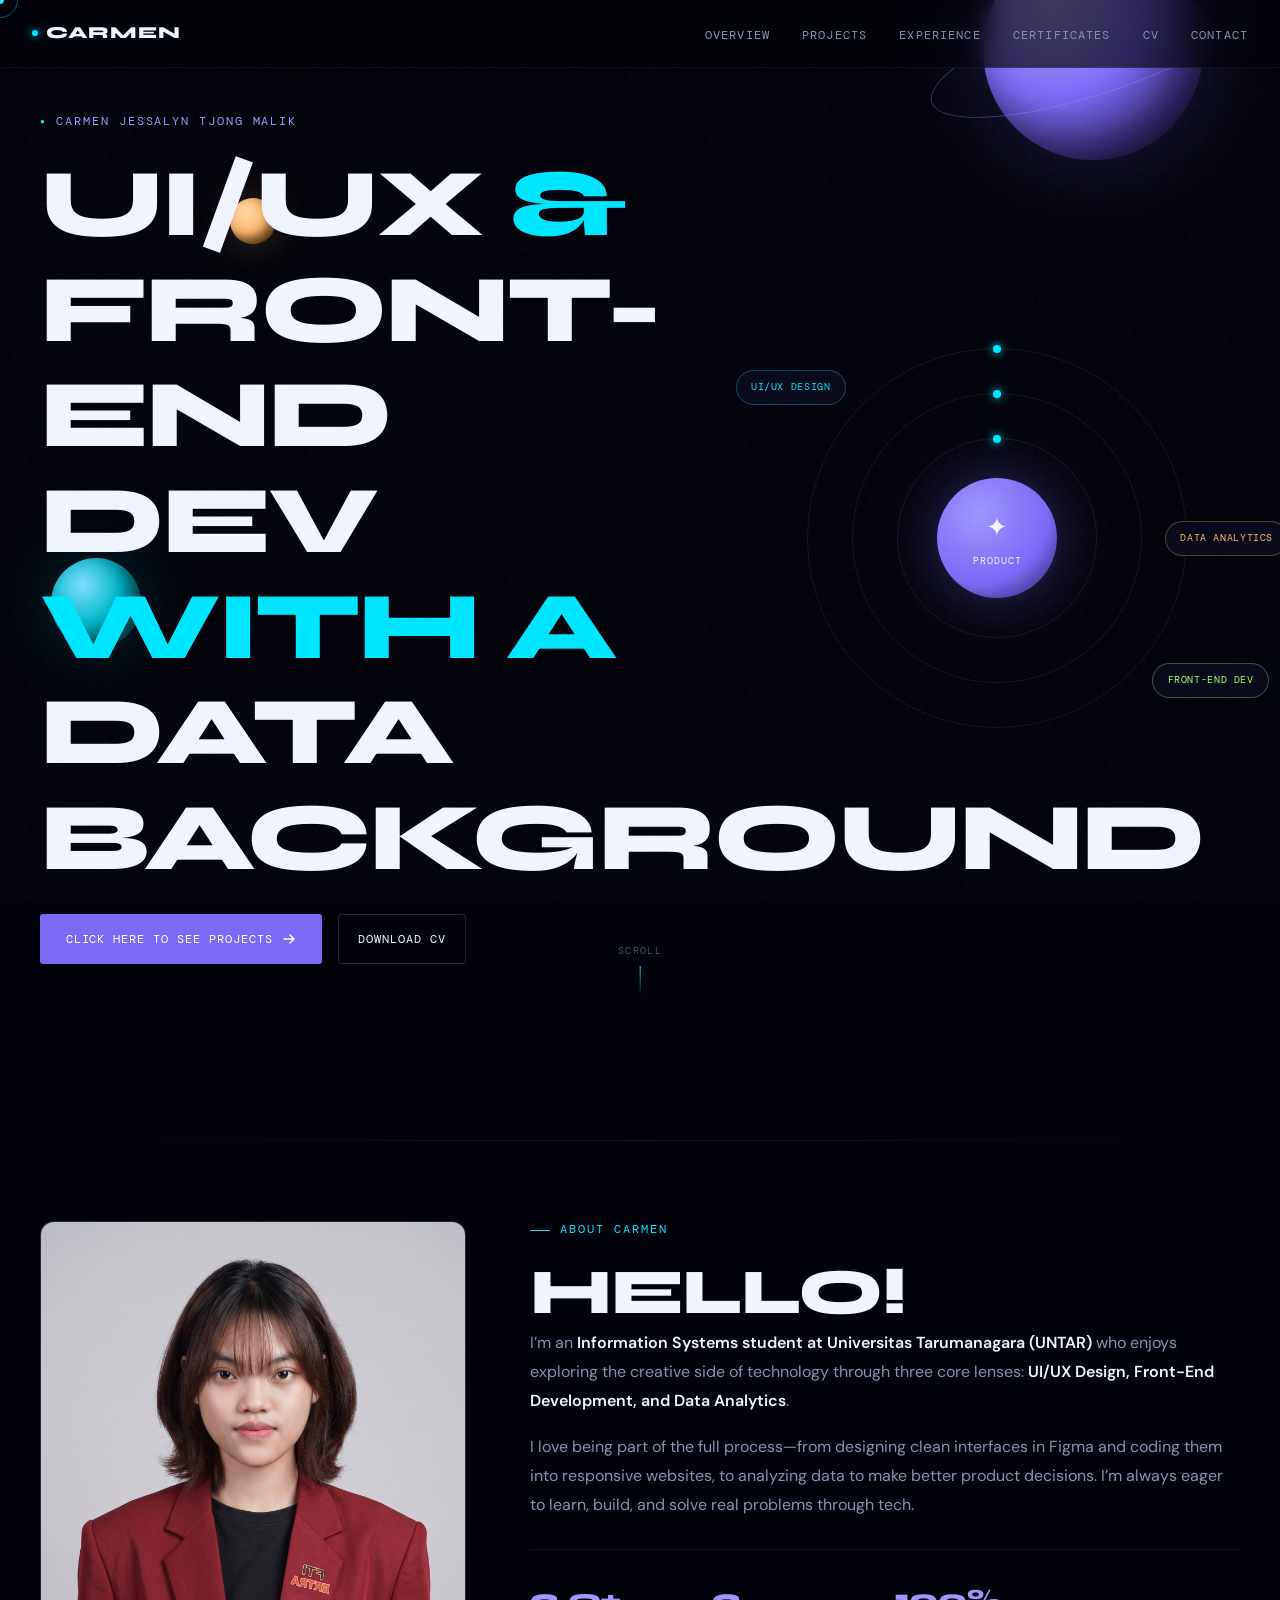
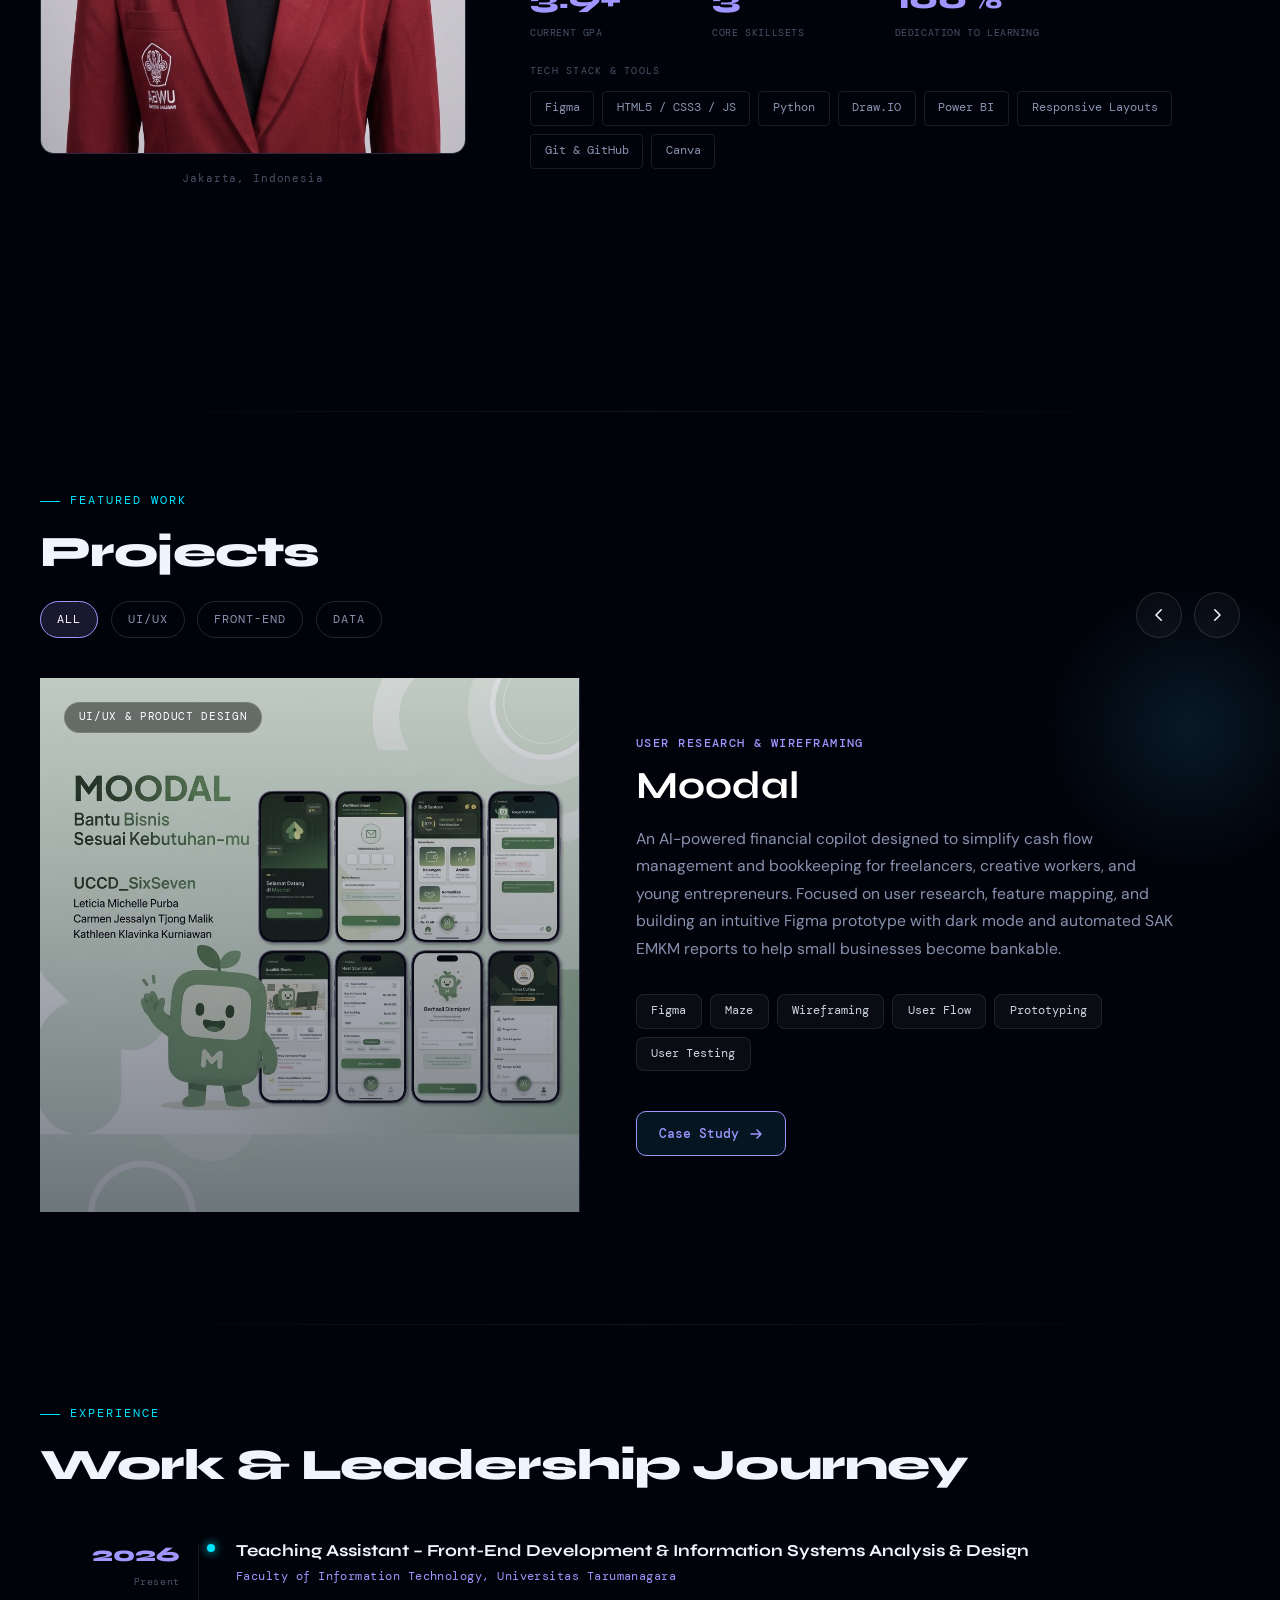
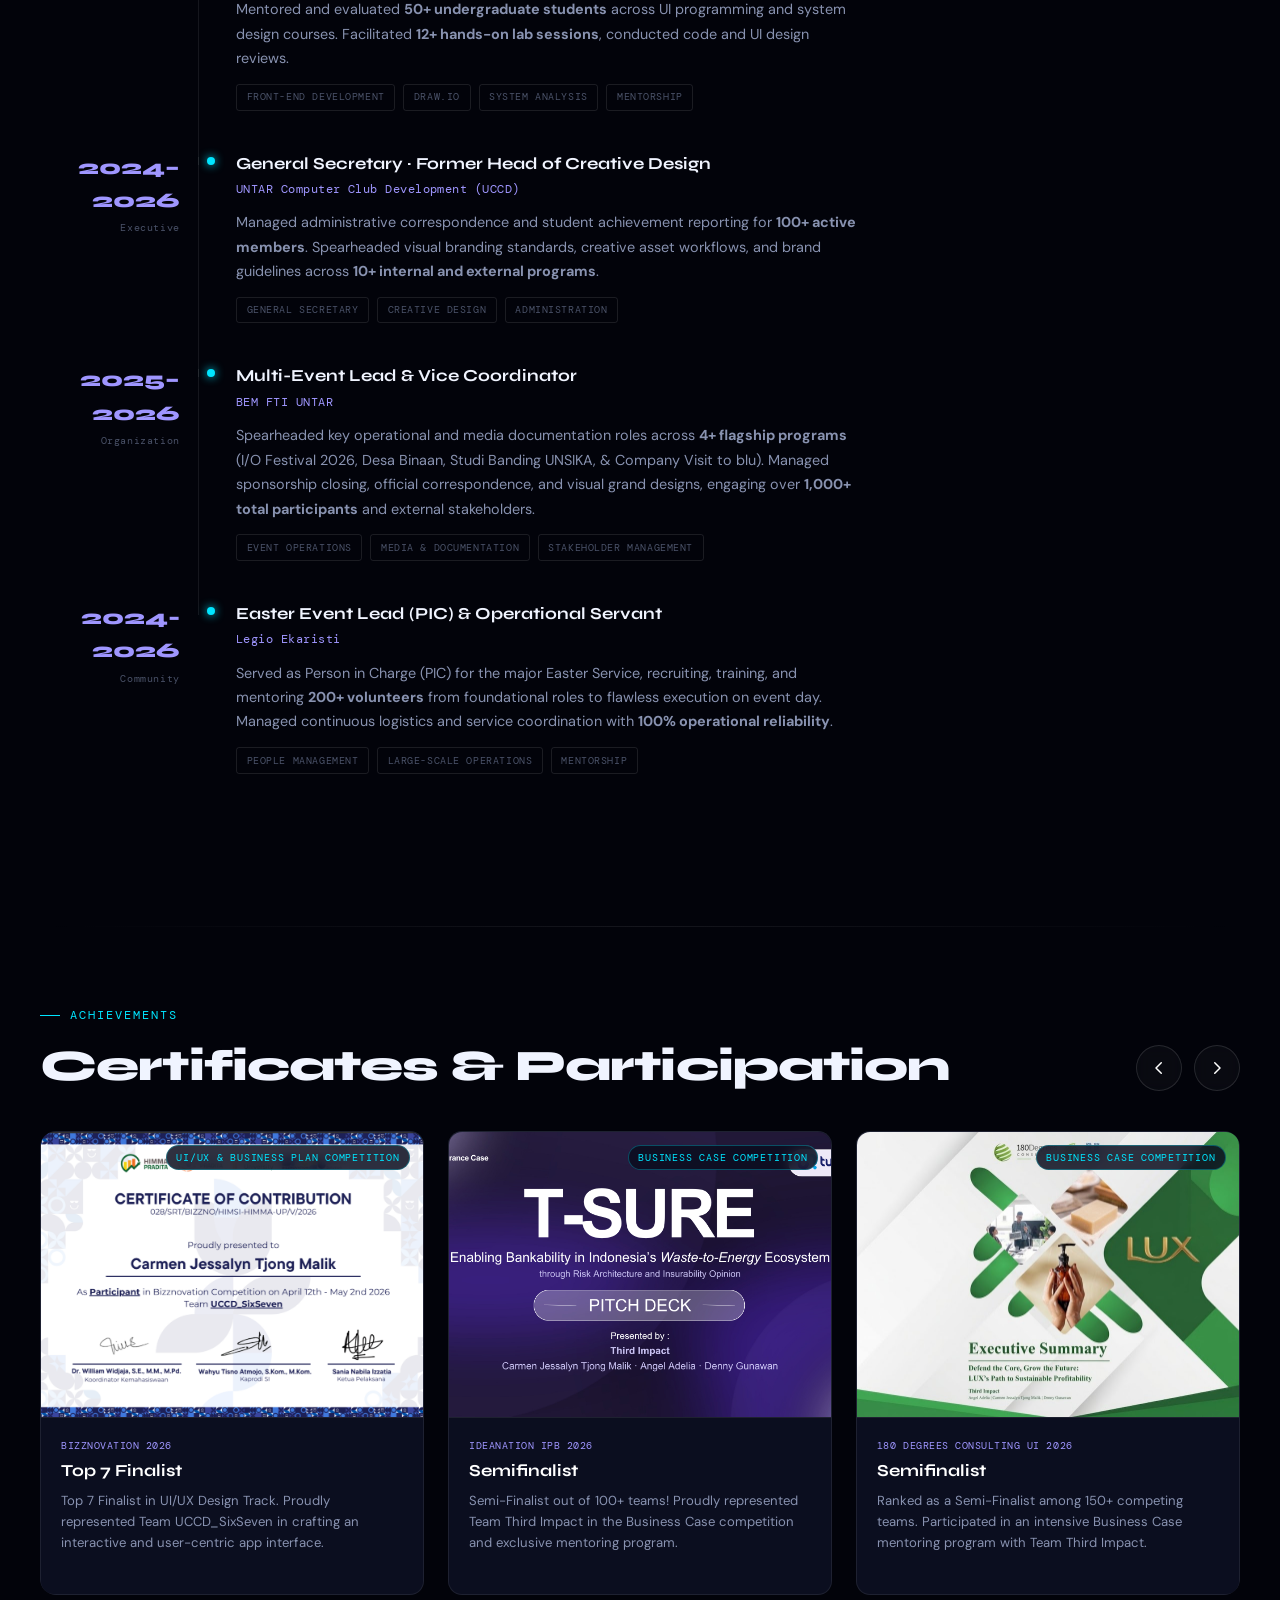
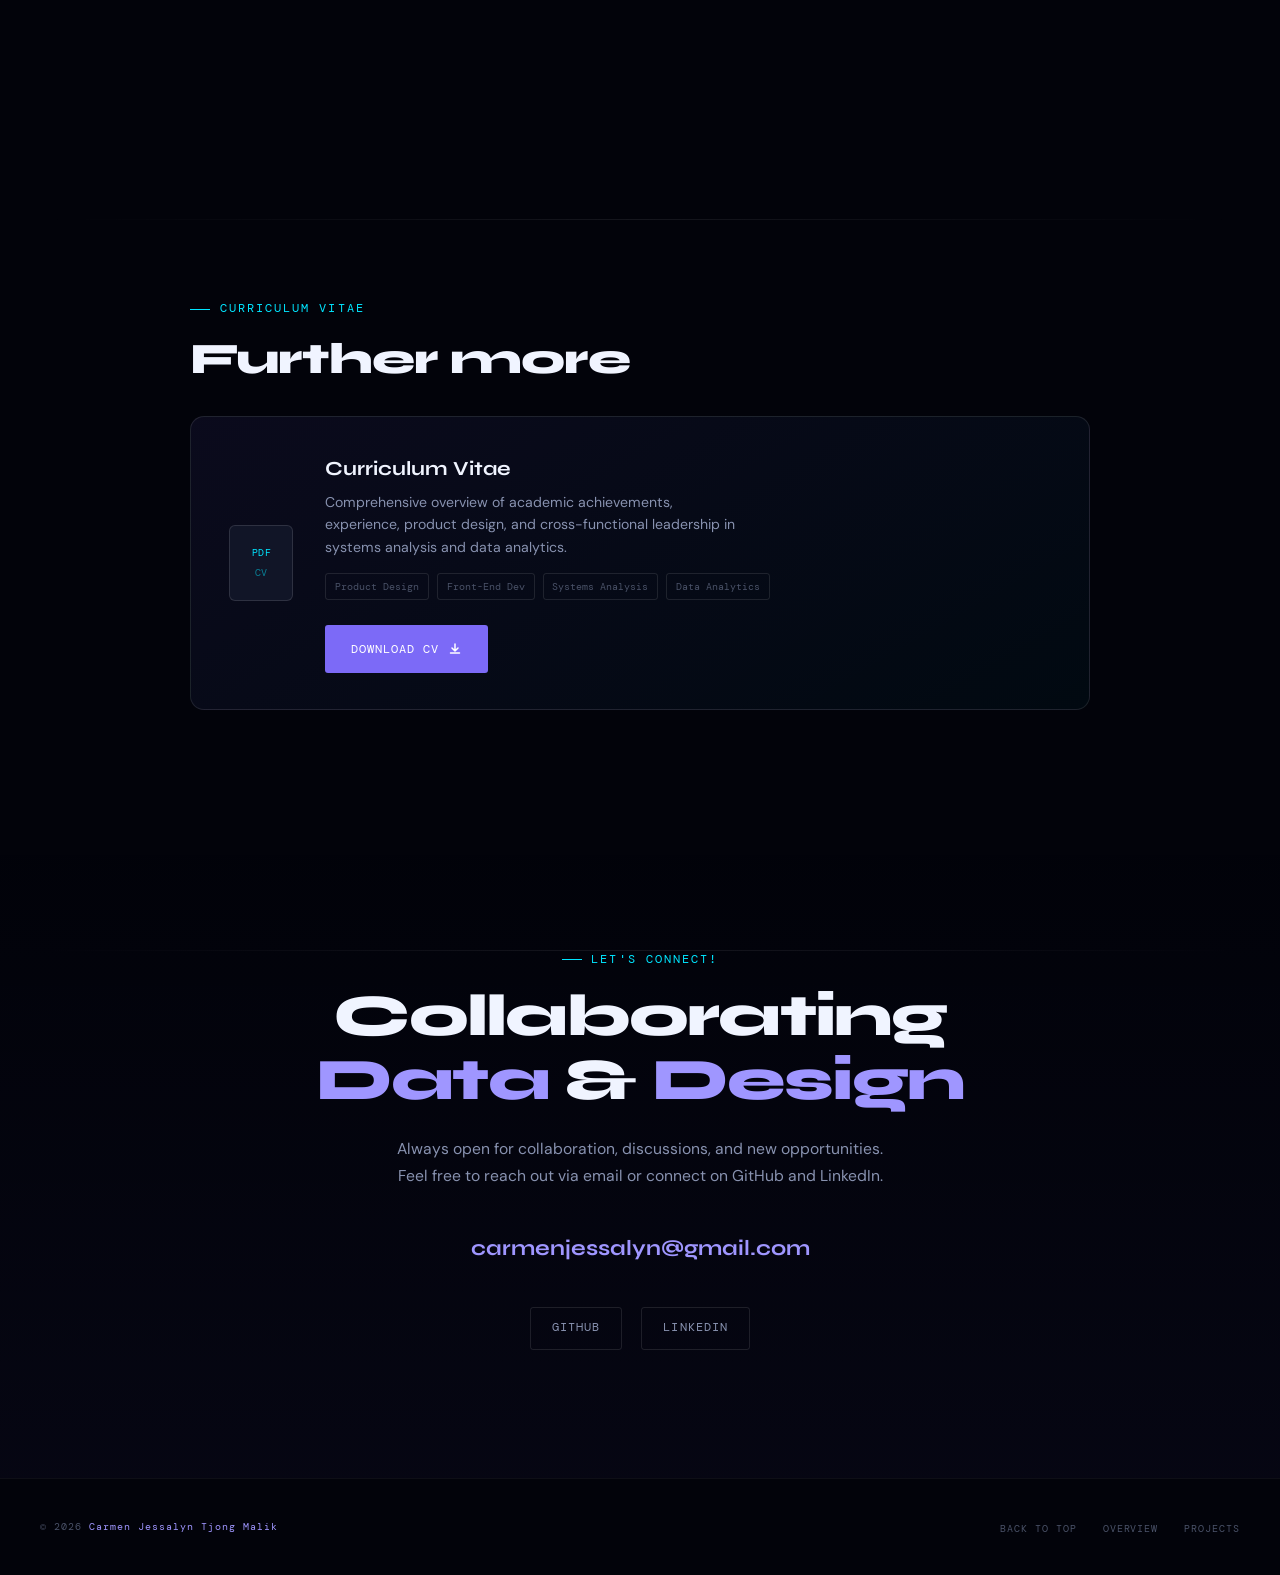
<file: Final/index.html>
<!DOCTYPE html>
<html lang="id">

<head>
    <meta charset="UTF-8" />
    <meta name="viewport" content="width=device-width, initial-scale=1.0" />
    <link href="image/favicon.ico" rel="icon" type="image/x-icon" />
    <title>Carmen Jessalyn | UI/UX, Front-End & Data</title>

    <link rel="preconnect" href="https://fonts.googleapis.com" />
    <link rel="preconnect" href="https://fonts.gstatic.com" crossorigin />
    <link
        href="https://fonts.googleapis.com/css2?family=Syne:wght@400;500;600;700;800&family=DM+Sans:ital,opsz,wght@0,9..40,300;0,9..40,400;0,9..40,500;1,9..40,300&family=DM+Mono:wght@300;400;500&display=swap"
        rel="stylesheet" />

    <link rel="stylesheet" href="css/style.css" />
    <link rel="stylesheet" href="css/portfolio.css" />
</head>

<body>
    <div id="cursor"></div>
    <div id="cursor-ring"></div>
    <canvas id="starfield"></canvas>
    <div class="planet-field">
        <div class="planet planet-a">
            <div class="ring"></div>
        </div>
        <div class="planet planet-b"></div>
        <div class="planet planet-c"></div>
    </div>

    <!-- Navigasi -->
    <nav>
        <a href="index.html" class="nav-logo"><span></span>CARMEN</a>
        <ul class="nav-links">
            <li><a href="#about">Overview</a></li>
            <li><a href="#work">Projects</a></li>
            <li><a href="#experience">Experience</a></li>
            <li><a href="#certificates">Certificates</a></li>
            <li><a href="#resume">CV</a></li>
            <li><a href="#contact">Contact</a></li>
        </ul>
    </nav>

    <!-- Bagian Hero -->
    <section id="hero">
        <div class="hero-inner">
            <div class="hero-left">
                <p class="hero-label">Carmen Jessalyn Tjong Malik</p>

                <h1 class="hero-headline"
                    style="text-transform: uppercase; font-weight: 800; font-size: clamp(3.5rem, 8vw, 6rem); line-height: 1.1;">
                    UI/UX <span class="accent-cyan">&</span><br>
                    FRONT-END DEV
                    <span class="accent-cyan">With a </span>Data <br> Background
                </h1>

                <div class="hero-actions">
                    <a href="#work" class="btn-primary">
                        CLick here to see projects
                        <svg width="14" height="14" fill="none" viewBox="0 0 14 14">
                            <path d="M2 7h10M8 3l4 4-4 4" stroke="currentColor" stroke-width="1.5"
                                stroke-linecap="round" stroke-linejoin="round" />
                        </svg>
                    </a>
                    <a href="#resume" class="btn-ghost">Download CV</a>
                </div>
            </div>

            <!-- Visual Hero -->
            <div class="hero-visual">
                <div class="orbit-system">
                    <div class="orbit-ring">
                        <div class="orbit-dot"></div>
                    </div>
                    <div class="orbit-ring">
                        <div class="orbit-dot"></div>
                    </div>
                    <div class="orbit-ring">
                        <div class="orbit-dot"></div>
                    </div>
                    <div class="orbit-center">
                        <div class="orbit-center-icon">✦</div>
                        <div class="orbit-center-text">Product</div>
                    </div>
                    <div class="skill-float f1">UI/UX Design</div>
                    <div class="skill-float f2">Front-End Dev</div>
                    <div class="skill-float f3">Data Analytics</div>
                </div>
            </div>
        </div>

        <div class="scroll-indicator">
            <span>Scroll</span>
            <div class="scroll-line"></div>
        </div>
    </section>

    <!-- Bagian About / Overview -->
    <section id="about">
        <div class="section-divider"></div>
        <div class="about-inner reveal">
            <div class="about-photo">
                <div class="photo-frame">
                    <div class="photo-placeholder">
                        <img src="image/almet.png" alt="Carmen Jessalyn" class="photo-img" />
                    </div>
                </div>
                <div class="photo-caption">Jakarta, Indonesia</div>
            </div>

            <div class="about-right">
                <p class="section-tag">About Carmen</p>
                <h2 class="section-title"
                    style="text-transform: uppercase; font-weight: 800; font-size: clamp(2.5rem, 5vw, 4rem);">
                    hello!
                </h2>

                <p class="about-text">
                    I’m an <strong>Information Systems student at Universitas Tarumanagara (UNTAR)</strong> who enjoys
                    exploring the creative side of technology through three core lenses: <strong>UI/UX Design, Front-End
                        Development, and Data Analytics</strong>.</p>

                <p class="about-text">
                    I love being part of the full process—from designing clean interfaces in Figma and coding them into
                    responsive websites, to analyzing data to make better product decisions. I’m always eager to learn,
                    build, and solve real problems through tech.
                </p>

                <div class="about-stats">
                    <div class="stat-item">
                        <div class="stat-number">3.9+</div>
                        <div class="stat-label">Current GPA</div>
                    </div>
                    <div class="stat-item">
                        <div class="stat-number">3</div>
                        <div class="stat-label">Core Skillsets</div>
                    </div>
                    <div class="stat-item">
                        <div class="stat-number">100%</div>
                        <div class="stat-label">Dedication to Learning</div>
                    </div>
                </div>

                <div class="tools-grid-label">Tech Stack & Tools</div>
                <div class="tools-grid">
                    <span class="tool-tag">Figma</span>
                    <span class="tool-tag">HTML5 / CSS3 / JS</span>
                    <span class="tool-tag">Python</span>
                    <span class="tool-tag">Draw.IO</span>
                    <span class="tool-tag">Power BI</span>
                    <span class="tool-tag">Responsive Layouts</span>
                    <span class="tool-tag">Git & GitHub</span>
                    <span class="tool-tag">Canva</span>
                </div>
            </div>
        </div>
    </section>

    <!-- Bagian Featured Work -->
    <section id="work">
        <div class="section-divider"></div>

        <!-- Header Showcase -->
        <div class="showcase-top-bar reveal">
            <div>
                <p class="section-tag">Featured Work</p>
                <h2 class="section-title" style="margin-bottom: 0;">Projects</h2>

                <!-- Tab Filters Ditambahkan Di Sini -->
                <div class="project-tabs">
                    <button class="tab-btn active" data-filter="all">All</button>
                    <button class="tab-btn" data-filter="uiux">UI/UX</button>
                    <button class="tab-btn" data-filter="frontend">Front-End</button>
                    <button class="tab-btn" data-filter="data">Data</button>
                </div>
            </div>

            <div class="showcase-nav-controls">
                <button class="btn-nebula-nav" id="showcasePrev" aria-label="Proyek Sebelumnya">
                    <svg width="18" height="18" fill="none" viewBox="0 0 24 24">
                        <path d="M15 19l-7-7 7-7" stroke="currentColor" stroke-width="2" stroke-linecap="round"
                            stroke-linejoin="round" />
                    </svg>
                </button>
                <button class="btn-nebula-nav" id="showcaseNext" aria-label="Proyek Selanjutnya">
                    <svg width="18" height="18" fill="none" viewBox="0 0 24 24">
                        <path d="M9 5l7 7-7 7" stroke="currentColor" stroke-width="2" stroke-linecap="round"
                            stroke-linejoin="round" />
                    </svg>
                </button>
            </div>
        </div>

        <!-- Showcase Utama -->
        <div class="nebula-showcase-box reveal">
            <div class="showcase-slider-track">

                <!-- PROYEK 1: UI/UX DESIGN (Moodal) -->
                <div class="project-slide-item is-active" data-category="uiux" data-slide="0">
                    <div class="project-visual-panel theme-moodal">
                        <div class="space-grid-bg"></div>
                        <span class="project-badge-top">UI/UX & Product Design</span>
                        <div class="project-big-mark">
                            <img src="image/MOODAL.jpg" alt="UI/UX Case Study" />
                        </div>
                    </div>
                    <div class="project-info-panel">
                        <div class="info-sublabel">User Research & Wireframing</div>
                        <h3 class="info-title">Moodal</h3>
                        <p class="info-desc">
                            An AI-powered financial copilot designed to simplify cash flow management and bookkeeping
                            for freelancers, creative workers, and young entrepreneurs. Focused on user research,
                            feature mapping, and building an intuitive Figma prototype with dark mode and automated SAK
                            EMKM reports to help small businesses become bankable.
                        </p>
                        <div class="info-tech-stack">
                            <span class="tech-pill">Figma</span>
                            <span class="tech-pill">Maze</span>
                            <span class="tech-pill">Wireframing</span>
                            <span class="tech-pill">User Flow</span>
                            <span class="tech-pill">Prototyping</span>
                            <span class="tech-pill">User Testing</span>
                        </div>

                        <div class="info-footer">
                            <a href="UI/case-study-moodal.html" class="btn-github-link">
                                <span>Case Study</span>
                                <svg width="14" height="14" fill="none" viewBox="0 0 14 14">
                                    <path d="M2 7h10M8 3l4 4-4 4" stroke="currentColor" stroke-width="1.5"
                                        stroke-linecap="round" stroke-linejoin="round" />
                                </svg>
                            </a>
                        </div>
                    </div>
                </div>

                <!-- PROYEK 2: UI/UX DESIGN (Kayu Kita) -->
                <div class="project-slide-item" data-category="uiux" data-slide="1">
                    <div class="project-visual-panel theme-kayu">
                        <div class="space-grid-bg"></div>
                        <span class="project-badge-top">UI/UX & Product Design</span>
                        <div class="project-big-mark">
                            <img src="image/KAYUKITA.jpg" alt="UI/UX Case Study" />
                        </div>
                    </div>
                    <div class="project-info-panel">
                        <div class="info-sublabel">User Research & Wireframing</div>
                        <h3 class="info-title">Kayu Kita</h3>
                        <p class="info-desc">
                            A digital marketplace connecting local woodcraft artisans with buyers to preserve
                            Indonesia's craft heritage. Focused on user research, multi-persona mapping, and prototyping
                            key features (Cari Kayu, Buat Kayu, and Tau Kayu) in Figma to build trust and simplify
                            custom furniture ordering.
                        </p>
                        <div class="info-tech-stack">
                            <span class="tech-pill">Figma</span>
                            <span class="tech-pill">Wireframing</span>
                            <span class="tech-pill">User Flow</span>
                            <span class="tech-pill">Prototyping</span>
                            <span class="tech-pill">User Testing</span>
                        </div>

                        <div class="info-footer">
                            <a href="UI/case-study-kayukita.html" class="btn-github-link">
                                <span>Case Study</span>
                                <svg width="14" height="14" fill="none" viewBox="0 0 14 14">
                                    <path d="M2 7h10M8 3l4 4-4 4" stroke="currentColor" stroke-width="1.5"
                                        stroke-linecap="round" stroke-linejoin="round" />
                                </svg>
                            </a>
                        </div>
                    </div>
                </div>

                <!-- PROYEK 3: UI/UX DESIGN (Sorak.in) -->
                <div class="project-slide-item" data-category="uiux" data-slide="1">
                    <div class="project-visual-panel theme-sorakin">
                        <div class="space-grid-bg"></div>
                        <span class="project-badge-top">UI/UX & Web Application</span>
                        <div class="project-big-mark">
                            <img src="image/SORAKIN.jpg" alt="Sorak.in UI/UX Case Study" />
                        </div>
                    </div>
                    <div class="project-info-panel">
                        <div class="info-sublabel">User Research & Wireframing</div>
                        <h3 class="info-title">Sorak.in</h3>
                        <p class="info-desc">
                            Sorak.in is a web-based concert ticket booking platform designed to be an end-to-end
                            solution connecting concert promoters with audiences. This project focuses on creating a
                            smooth user flow, from browsing the event catalog, choosing ticket tiers, going through the
                            checkout process with a Virtual Account payment timer, to automatically issuing a digital
                            E-Invoice.</p>
                        <div class="info-tech-stack">
                            <span class="tech-pill">Figma</span>
                            <span class="tech-pill">Wireframing</span>
                            <span class="tech-pill">User Flow</span>
                            <span class="tech-pill">Prototyping</span>
                            <span class="tech-pill">Web Design</span>
                        </div>

                        <div class="info-footer">
                            <a href="UI/case-study-sorakin.html" class="btn-github-link">
                                <span>Case Study</span>
                                <svg width="14" height="14" fill="none" viewBox="0 0 14 14">
                                    <path d="M2 7h10M8 3l4 4-4 4" stroke="currentColor" stroke-width="1.5"
                                        stroke-linecap="round" stroke-linejoin="round" />
                                </svg>
                            </a>
                        </div>
                    </div>
                </div>

                <!-- PROYEK 4: FRONT-END (Peonies Studio) -->
                <div class="project-slide-item" data-category="frontend" data-slide="2">
                    <div class="project-visual-panel theme-academic">
                        <div class="space-grid-bg"></div>
                        <span class="project-badge-top">Front-End Architecture</span>
                        <div class="project-big-mark">
                            <img src="image/Peonies.jpeg" alt="Peonies Studio Front-End" />
                        </div>
                    </div>
                    <div class="project-info-panel">
                        <div class="info-sublabel">Web Development</div>
                        <h3 class="info-title">Peonies Studio Web</h3>
                        <p class="info-desc">
                            A front-end implementation of the Peonies Studio landing page built using pure HTML5 and
                            CSS3. Focused on turning visual layouts into clean, well-structured code with full
                            responsiveness across desktop and mobile screens.
                        </p>

                        <div class="info-tech-stack">
                            <span class="tech-pill">HTML5</span>
                            <span class="tech-pill">CSS3</span>
                            <span class="tech-pill">Responsive Design</span>
                            <span class="tech-pill">Flexbox / Grid</span>
                        </div>

                        <div class="info-footer">
                            <a href="https://carmenjessalyn-cpu.github.io/UTS-Web-Development/" target="_blank"
                                rel="noopener noreferrer" class="btn-github-link">
                                <span>Website Preview</span>
                                <svg width="14" height="14" fill="none" viewBox="0 0 14 14">
                                    <path d="M2 7h10M8 3l4 4-4 4" stroke="currentColor" stroke-width="1.5"
                                        stroke-linecap="round" stroke-linejoin="round" />
                                </svg>
                            </a>
                            <a href="https://github.com/carmenjessalyn-cpu/UTS-Web-Development.git" target="_blank"
                                rel="noopener noreferrer" class="btn-github-link">
                                <span>Repository GitHub</span>
                            </a>
                        </div>
                    </div>
                </div>

                <!-- PROYEK 5: Full-stack PHP -->
                <div class="project-slide-item" data-category="frontend" data-slide="3">
                    <div class="project-visual-panel theme-academic">
                        <div class="space-grid-bg"></div>
                        <span class="project-badge-top">UAS Web Development</span>
                        <div class="project-big-mark"><img src="image/UAS.jpeg" alt="Academic Web Application" /></div>
                    </div>
                    <div class="project-info-panel">
                        <div class="info-sublabel">Full-Stack Web Development</div>
                        <h3 class="info-title">Academic Web Application</h3>
                        <p class="info-desc">
                            A full-stack dynamic web application built as an academic coursework project. It combines a
                            responsive front-end interface built with Bootstrap and JavaScript with a PHP and MySQL
                            backend to manage database records and user interactions seamlessly.
                        </p>

                        <div class="info-tech-stack">
                            <span class="tech-pill">PHP</span>
                            <span class="tech-pill">Bootstrap</span>
                            <span class="tech-pill">JavaScript</span>
                            <span class="tech-pill">MySQL</span>
                        </div>
                        <div class="info-footer">
                            <a href="https://uas-webdev.rf.gd/" target="_blank" rel="noopener noreferrer"
                                class="btn-github-link">
                                <span>Website Preview</span>
                                <svg width="14" height="14" fill="none" viewBox="0 0 14 14">
                                    <path d="M2 7h10M8 3l4 4-4 4" stroke="currentColor" stroke-width="1.5"
                                        stroke-linecap="round" stroke-linejoin="round" />
                                </svg>
                                <a href="https://github.com/carmenjessalyn-cpu/UAS-Web-Development.git" target="_blank"
                                    rel="noopener noreferrer" class="btn-github-link">
                                    <span>Repository GitHub</span>
                                </a>
                            </a>
                        </div>
                    </div>
                </div>

                <!-- PROYEK 5: SISTEM PERPUSTAKAAN -->
                <div class="project-slide-item" data-category="frontend" data-slide="4">
                    <div class="project-visual-panel theme-library">
                        <div class="space-grid-bg"></div>
                        <span class="project-badge-top">Final Semester Project</span>
                        <div class="project-big-mark"><img src="image/OBP.jpeg" alt="Sistem Perpustakaan Digital" />
                        </div>
                    </div>
                    <div class="project-info-panel">
                        <div class="info-sublabel">Full-Stack Development</div>
                        <h3 class="info-title">Digital Library Management System</h3>
                        <p class="info-desc">
                            A web application developed for the Object-Based Programming (OBP) course using Spring Boot.
                            In this team project, I focused on designing and implementing the front-end user interface,
                            crafting structured layouts, and ensuring a seamless, user-friendly experience across all
                            views.
                        </p>

                        <div class="info-tech-stack">
                            <span class="tech-pill">Spring Boot</span>
                            <span class="tech-pill">Thymeleaf</span>
                            <span class="tech-pill">HTML/CSS</span>
                            <span class="tech-pill">Java</span>
                        </div>
                        <div class="info-footer">
                            <a href="https://github.com/carmenjessalyn-cpu/Perpustakaan-Proyek-UAS-.git" target="_blank"
                                rel="noopener noreferrer" class="btn-github-link">
                                <span>Repository GitHub</span>
                                <svg width="14" height="14" fill="none" viewBox="0 0 14 14">
                                    <path d="M2 7h10M8 3l4 4-4 4" stroke="currentColor" stroke-width="1.5"
                                        stroke-linecap="round" stroke-linejoin="round" />
                                </svg>
                            </a>
                        </div>
                    </div>
                </div>

                <!-- PROYEK 6: DATA ANALYTICS (Jakarta Air Quality Forecasting & XAI) -->
                <div class="project-slide-item" data-category="data" data-slide="5">
                    <div class="project-visual-panel theme-academic">
                        <div class="space-grid-bg"></div>
                        <span class="project-badge-top">Data Science & XAI Research</span>
                        <div class="project-big-mark">
                            <img src="image/BIG DATA ISPU.png" alt="Jakarta Air Quality Analysis" />
                        </div>
                    </div>

                    <div class="project-info-panel">
                        <div class="info-sublabel">Data Analytics & Machine Learning</div>
                        <h3 class="info-title">Jakarta Air Quality Forecasting & XAI</h3>

                        <p class="info-desc">
                            An academic research project analyzing Jakarta's air quality trends (2016–2025) using a
                            Random Forest regressor combined with temporal lag feature engineering ($t-1, t-2, t-7$). It
                            integrates Independent T-Test statistics to examine structural breaks during the COVID-19
                            pandemic and applies SHAP (TreeExplainer) to provide transparent, interpretable machine
                            learning predictions.
                        </p>

                        <div class="info-tech-stack">
                            <span class="tech-pill">Python</span>
                            <span class="tech-pill">Random Forest</span>
                            <span class="tech-pill">SHAP (XAI)</span>
                            <span class="tech-pill">Statistical Analysis</span>
                        </div>

                        <div class="info-footer">
                            <a href="PDF/Artikel ENG_825240096.pdf" target="_blank" rel="noopener noreferrer"
                                class="btn-github-link">
                                <span>Research Paper</span>
                                <svg width="14" height="14" fill="none" viewBox="0 0 14 14">
                                    <path d="M2 7h10M8 3l4 4-4 4" stroke="currentColor" stroke-width="1.5"
                                        stroke-linecap="round" stroke-linejoin="round" />
                                </svg>
                            </a>
                        </div>
                    </div>
                </div>
            </div>
        </div>
    </section>

    <!-- Bagian Pengalaman (Organisasi & Lomba) -->
    <section id="experience">
        <div class="section-divider"></div>
        <div class="mission-inner">
            <div class="mission-header reveal">
                <div>
                    <p class="section-tag">Experience</p>
                    <h2 class="section-title">Work & Leadership Journey</h2>
                </div>
            </div>

            <div class="timeline reveal">
                <!-- ASDOS -->
                <div class="timeline-entry">
                    <div class="entry-date">
                        <div class="entry-year">2026</div>
                        <div class="entry-period">Present</div>
                    </div>
                    <div class="entry-content">
                        <div class="entry-role">Teaching Assistant – Front-End Development & Information Systems
                            Analysis & Design</div>
                        <div class="entry-org">Faculty of Information Technology, Universitas Tarumanagara</div>
                        <p class="entry-desc">
                            Mentored and evaluated <strong>50+ undergraduate students</strong> across UI programming and
                            system design courses. Facilitated <strong>12+ hands-on lab sessions</strong>, conducted
                            code and UI design reviews.
                        </p>
                        <div class="entry-tags">
                            <span class="entry-tag">Front-End Development</span>
                            <span class="entry-tag">DRAW.IO</span>
                            <span class="entry-tag">System Analysis</span>
                            <span class="entry-tag">Mentorship</span>
                        </div>
                    </div>
                </div>


                <!-- UCCD -->
                <div class="timeline-entry">
                    <div class="entry-date">
                        <div class="entry-year">2024–2026</div>
                        <div class="entry-period">Executive</div>
                    </div>
                    <div class="entry-content">
                        <div class="entry-role">General Secretary · Former Head of Creative Design</div>
                        <div class="entry-org">UNTAR Computer Club Development (UCCD)</div>
                        <p class="entry-desc">
                            Managed administrative correspondence and student achievement reporting for <strong>100+
                                active members</strong>. Spearheaded visual branding standards, creative asset
                            workflows, and brand guidelines across <strong>10+ internal and external programs</strong>.
                        </p>
                        <div class="entry-tags">
                            <span class="entry-tag">General Secretary</span>
                            <span class="entry-tag">Creative Design</span>
                            <span class="entry-tag">Administration</span>
                        </div>
                    </div>
                </div>

                <!-- BEM / I/O Festival -->
                <div class="timeline-entry">
                    <div class="entry-date">
                        <div class="entry-year">2025–2026</div>
                        <div class="entry-period">Organization</div>
                    </div>
                    <div class="entry-content">
                        <div class="entry-role">Multi-Event Lead & Vice Coordinator</div>
                        <div class="entry-org">BEM FTI UNTAR</div>
                        <p class="entry-desc">
                            Spearheaded key operational and media documentation roles across <strong>4+ flagship
                                programs</strong> (I/O Festival 2026, Desa Binaan, Studi Banding UNSIKA, & Company Visit
                            to blu). Managed sponsorship closing, official correspondence, and visual grand designs,
                            engaging over <strong>1,000+ total participants</strong> and external stakeholders.
                        </p>
                        <div class="entry-tags">
                            <span class="entry-tag">Event Operations</span>
                            <span class="entry-tag">Media & Documentation</span>
                            <span class="entry-tag">Stakeholder Management</span>
                        </div>
                    </div>
                </div>

                <!-- LEGIO EKARISTI -->
                <div class="timeline-entry">
                    <div class="entry-date">
                        <div class="entry-year">2024-2026</div>
                        <div class="entry-period">Community</div>
                    </div>
                    <div class="entry-content">
                        <div class="entry-role">Easter Event Lead (PIC) & Operational Servant</div>
                        <div class="entry-org">Legio Ekaristi</div>
                        <p class="entry-desc">
                            Served as Person in Charge (PIC) for the major Easter Service, recruiting, training, and
                            mentoring <strong>200+ volunteers</strong> from foundational roles to flawless execution on
                            event day. Managed continuous logistics and service coordination with <strong>100%
                                operational reliability</strong>.
                        </p>
                        <div class="entry-tags">
                            <span class="entry-tag">People Management</span>
                            <span class="entry-tag">Large-Scale Operations</span>
                            <span class="entry-tag">Mentorship</span>
                        </div>
                    </div>
                </div>
            </div>
        </div>
    </section>

    <!-- Bagian Sertifikat Carousel -->
    <section id="certificates">
        <div class="section-divider"></div>
        <div class="certificates-inner reveal">

            <div class="certificates-header">
                <div>
                    <p class="section-tag">Achievements</p>
                    <h2 class="section-title" style="margin-bottom: 0;">Certificates & Participation</h2>
                </div>

                <div class="cert-nav-controls">
                    <button class="btn-nebula-nav" id="certPrev" aria-label="Sertifikat Sebelumnya">
                        <svg width="18" height="18" fill="none" viewBox="0 0 24 24">
                            <path d="M15 19l-7-7 7-7" stroke="currentColor" stroke-width="2" stroke-linecap="round"
                                stroke-linejoin="round" />
                        </svg>
                    </button>
                    <button class="btn-nebula-nav" id="certNext" aria-label="Sertifikat Selanjutnya">
                        <svg width="18" height="18" fill="none" viewBox="0 0 24 24">
                            <path d="M9 5l7 7-7 7" stroke="currentColor" stroke-width="2" stroke-linecap="round"
                                stroke-linejoin="round" />
                        </svg>
                    </button>
                </div>
            </div>

            <div class="cert-carousel-wrapper">
                <div class="cert-carousel-track" id="certTrack">

                    <!-- Sertifikat 1 -->
                    <div class="cert-slide-item">
                        <div class="cert-card">
                            <div class="cert-image-wrapper">
                                <img src="image/BIZZNOVATION.png" alt="BIZZNOVATION 2026" class="cert-img" />
                                <span class="cert-badge">UI/UX & Business Plan Competition</span>
                            </div>
                            <div class="cert-body">
                                <div class="cert-org">BIZZNOVATION 2026</div>
                                <h3 class="cert-title">Top 7 Finalist</h3>
                                <p class="cert-desc">
                                    Top 7 Finalist in UI/UX Design Track. Proudly represented Team UCCD_SixSeven in
                                    crafting an interactive and user-centric app interface.
                                </p>
                            </div>
                        </div>
                    </div>

                    <!-- Sertifikat 2 -->
                    <div class="cert-slide-item">
                        <div class="cert-card">
                            <div class="cert-image-wrapper">
                                <img src="image/IDEANATION.png" alt="Sertifikat IDEANATION 2026" class="cert-img" />
                                <span class="cert-badge">Business Case Competition</span>
                            </div>
                            <div class="cert-body">
                                <div class="cert-org">IDEANATION IPB 2026</div>
                                <h3 class="cert-title">Semifinalist</h3>
                                <p class="cert-desc">
                                    Semi-Finalist out of 100+ teams! Proudly represented Team Third Impact in the
                                    Business Case competition and exclusive mentoring program.
                                </p>
                            </div>
                        </div>
                    </div>

                    <!-- Sertifikat 3 -->
                    <div class="cert-slide-item">
                        <div class="cert-card">
                            <div class="cert-image-wrapper">
                                <img src="image/GBECC 180DG UI.png" alt="GBECC 180DG 2026" class="cert-img" />
                                <span class="cert-badge">Business Case Competition</span>
                            </div>
                            <div class="cert-body">
                                <div class="cert-org">180 Degrees COnsulting UI 2026</div>
                                <h3 class="cert-title">Semifinalist</h3>
                                <p class="cert-desc">
                                    Ranked as a Semi-Finalist among 150+ competing teams. Participated in an intensive
                                    Business Case mentoring program with Team Third Impact.
                                </p>
                            </div>
                        </div>
                    </div>

                    <!-- Sertifikat 4 -->
                    <div class="cert-slide-item">
                        <div class="cert-card">
                            <div class="cert-image-wrapper">
                                <img src="image/TECHSPRINT.png" alt="Sertifikat TechSprint 2026" class="cert-img" />
                                <span class="cert-badge">UI/UX Competition</span>
                            </div>
                            <div class="cert-body">
                                <div class="cert-org">TechSprint 2026</div>
                                <h3 class="cert-title">Top 20 Participant</h3>
                                <p class="cert-desc">
                                    Recognized as one of the top 20 participants among 70+ participants in the UI/UX
                                    Design competition, demonstrating exceptional skills in user experience design and
                                    prototyping.
                                </p>
                            </div>
                        </div>
                    </div>

                    <!-- Sertifikat 5 -->
                    <div class="cert-slide-item">
                        <div class="cert-card">
                            <div class="cert-image-wrapper">
                                <img src="image/LOCAL TECH BATTLE.png" alt="Sertifikat Local Tech Battle 2026"
                                    class="cert-img" />
                                <span class="cert-badge">UI/UX Competition</span>
                            </div>
                            <div class="cert-body">
                                <div class="cert-org">Local Tech Battle 2026</div>
                                <h3 class="cert-title">Participant</h3>
                                <p class="cert-desc">
                                    Participated in the UI/UX Design track, gaining valuable hands-on experience in
                                    user-centric design and interactive prototyping.
                                </p>
                            </div>
                        </div>
                    </div>
                </div>
            </div>

        </div>
    </section>

    <!-- Bagian Resume -->
    <section id="resume">
        <div class="section-divider"></div>
        <div class="resume-inner reveal">
            <p class="section-tag">Curriculum Vitae</p>
            <h2 class="section-title" style="margin-bottom:2rem;">Further more</h2>

            <div class="resume-card">
                <div class="resume-file-icon">
                    <span>PDF</span>
                    <span style="opacity:0.5;">CV</span>
                </div>
                <div class="resume-copy">
                    <h3>Curriculum Vitae</h3>
                    <p>
                        Comprehensive overview of academic achievements, experience, product design,
                        and cross-functional leadership in systems analysis and data analytics.
                    </p>
                    <div class="resume-highlights">
                        <span>Product Design</span>
                        <span>Front-End Dev</span>
                        <span>Systems Analysis</span>
                        <span>Data Analytics</span>
                    </div><br>
                    <a href="PDF/Carmen Jessalyn_CV.pdf" download class="btn-primary">
                        Download CV
                        <svg width="14" height="14" fill="none" viewBox="0 0 14 14">
                            <path d="M7 2v7m0 0 3-3m-3 3L4 6M2.5 11h9" stroke="currentColor" stroke-width="1.5"
                                stroke-linecap="round" stroke-linejoin="round" />
                        </svg>
                    </a>
                </div>
            </div>
    </section>

    <!-- Bagian Kontak -->
    <section id="contact">
        <div class="section-divider"></div>
        <div class="contact-inner reveal">
            <p class="section-tag" style="justify-content:center;">Let's Connect!</p>
            <h2 class="contact-headline">
                Collaborating <span style="color:var(--nebula-300)">Data</span> &<span style="color:var(--nebula-300)">
                    Design</span>
            </h2>
            <p class="contact-sub">
                Always open for collaboration, discussions, and new opportunities. Feel free to reach out via email or
                connect on GitHub and LinkedIn.
            </p>

            <a href="mailto:carmenjessalyn@gmail.com" class="contact-email-big">
                carmenjessalyn@gmail.com
            </a>

            <div class="contact-links">
                <a href="https://github.com/carmenjessalyn-cpu" target="_blank" rel="noopener noreferrer"
                    class="contact-link">GitHub</a>
                <a href="https://www.linkedin.com/in/carmen-jessalyn-tjong-malik-6b8989284" target="_blank"
                    rel="noopener noreferrer" class="contact-link">LinkedIn</a>
            </div>
        </div>
    </section>

    <!-- Footer -->
    <footer>
        <div class="footer-inner">
            <p class="footer-copy">© 2026 <span>Carmen Jessalyn Tjong Malik</span></p>
            <ul class="footer-links">
                <li><a href="#hero">BACK TO TOP</a></li>
                <li><a href="#about">Overview</a></li>
                <li><a href="#work">PROJECTS</a></li>
            </ul>
        </div>
    </footer>

    <script src="js/starfield.js"></script>
    <script src="js/main.js"></script>
</body>

</html>
</file>
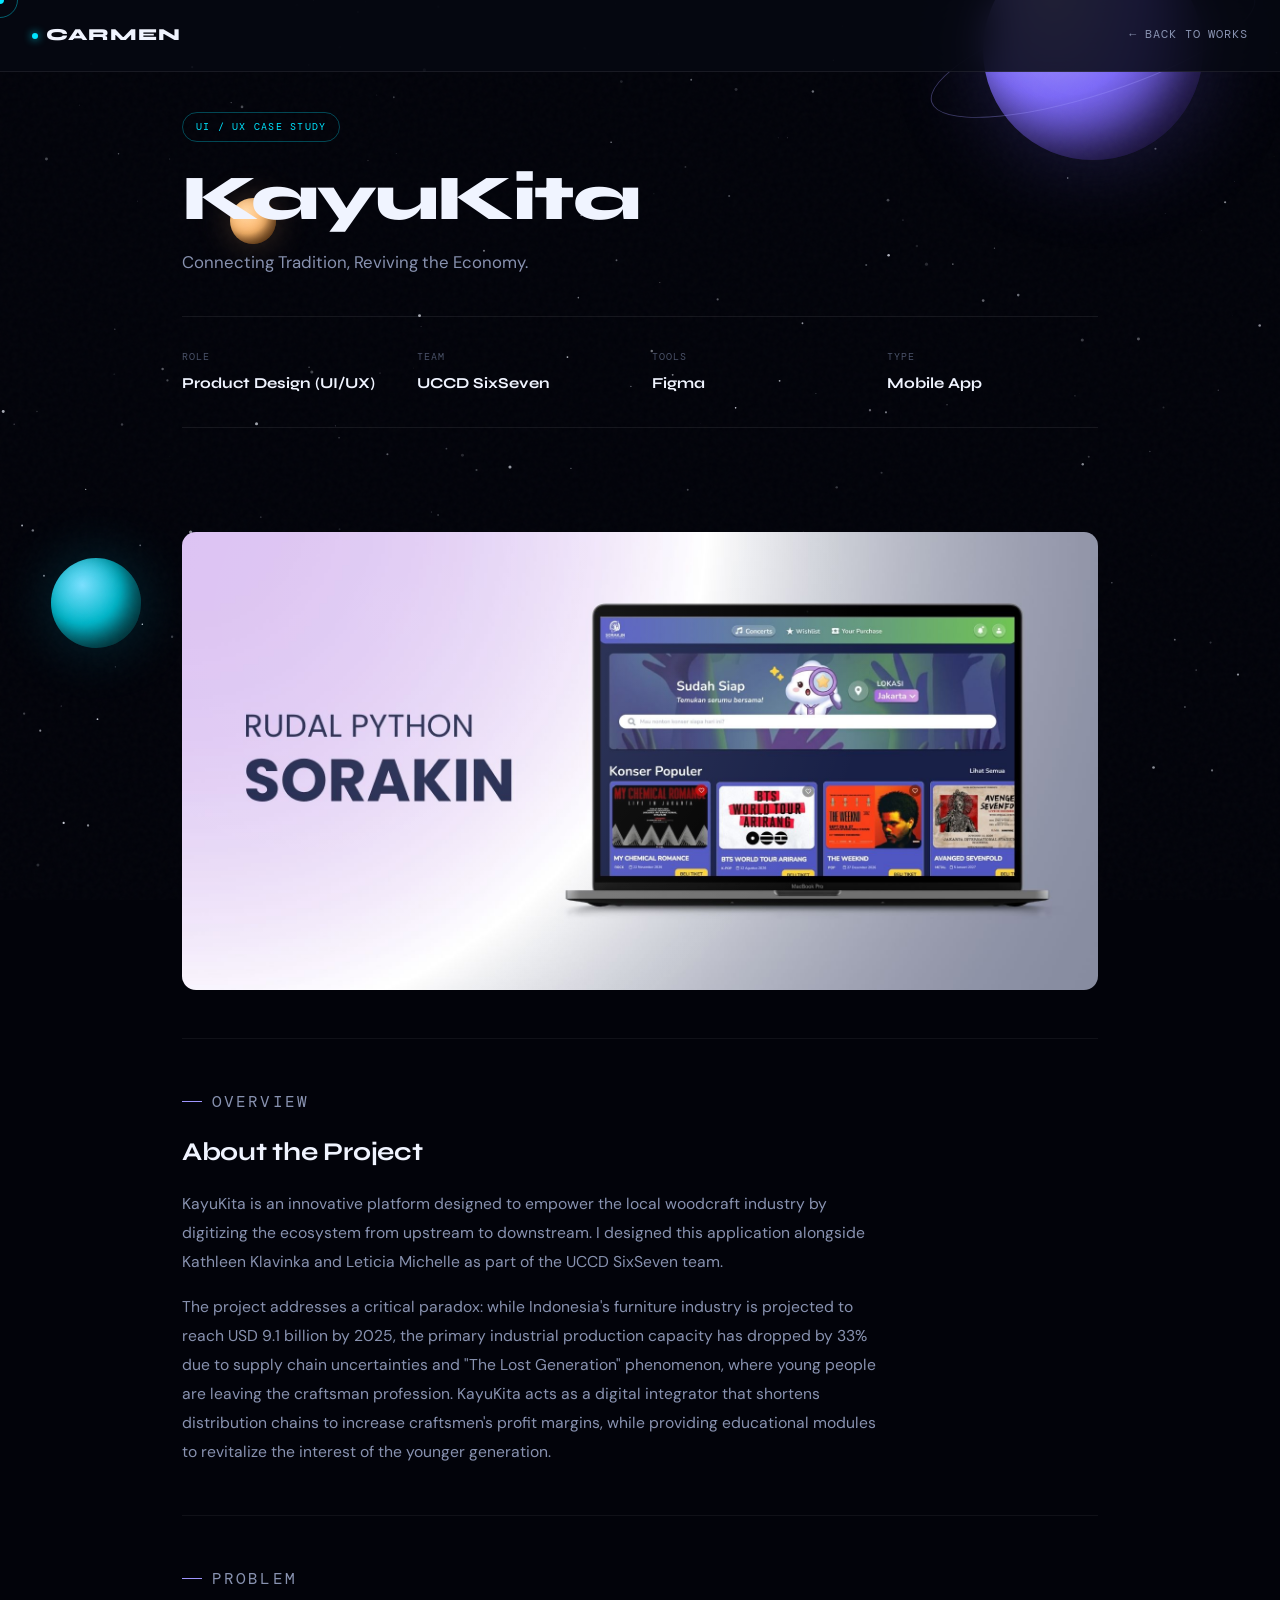
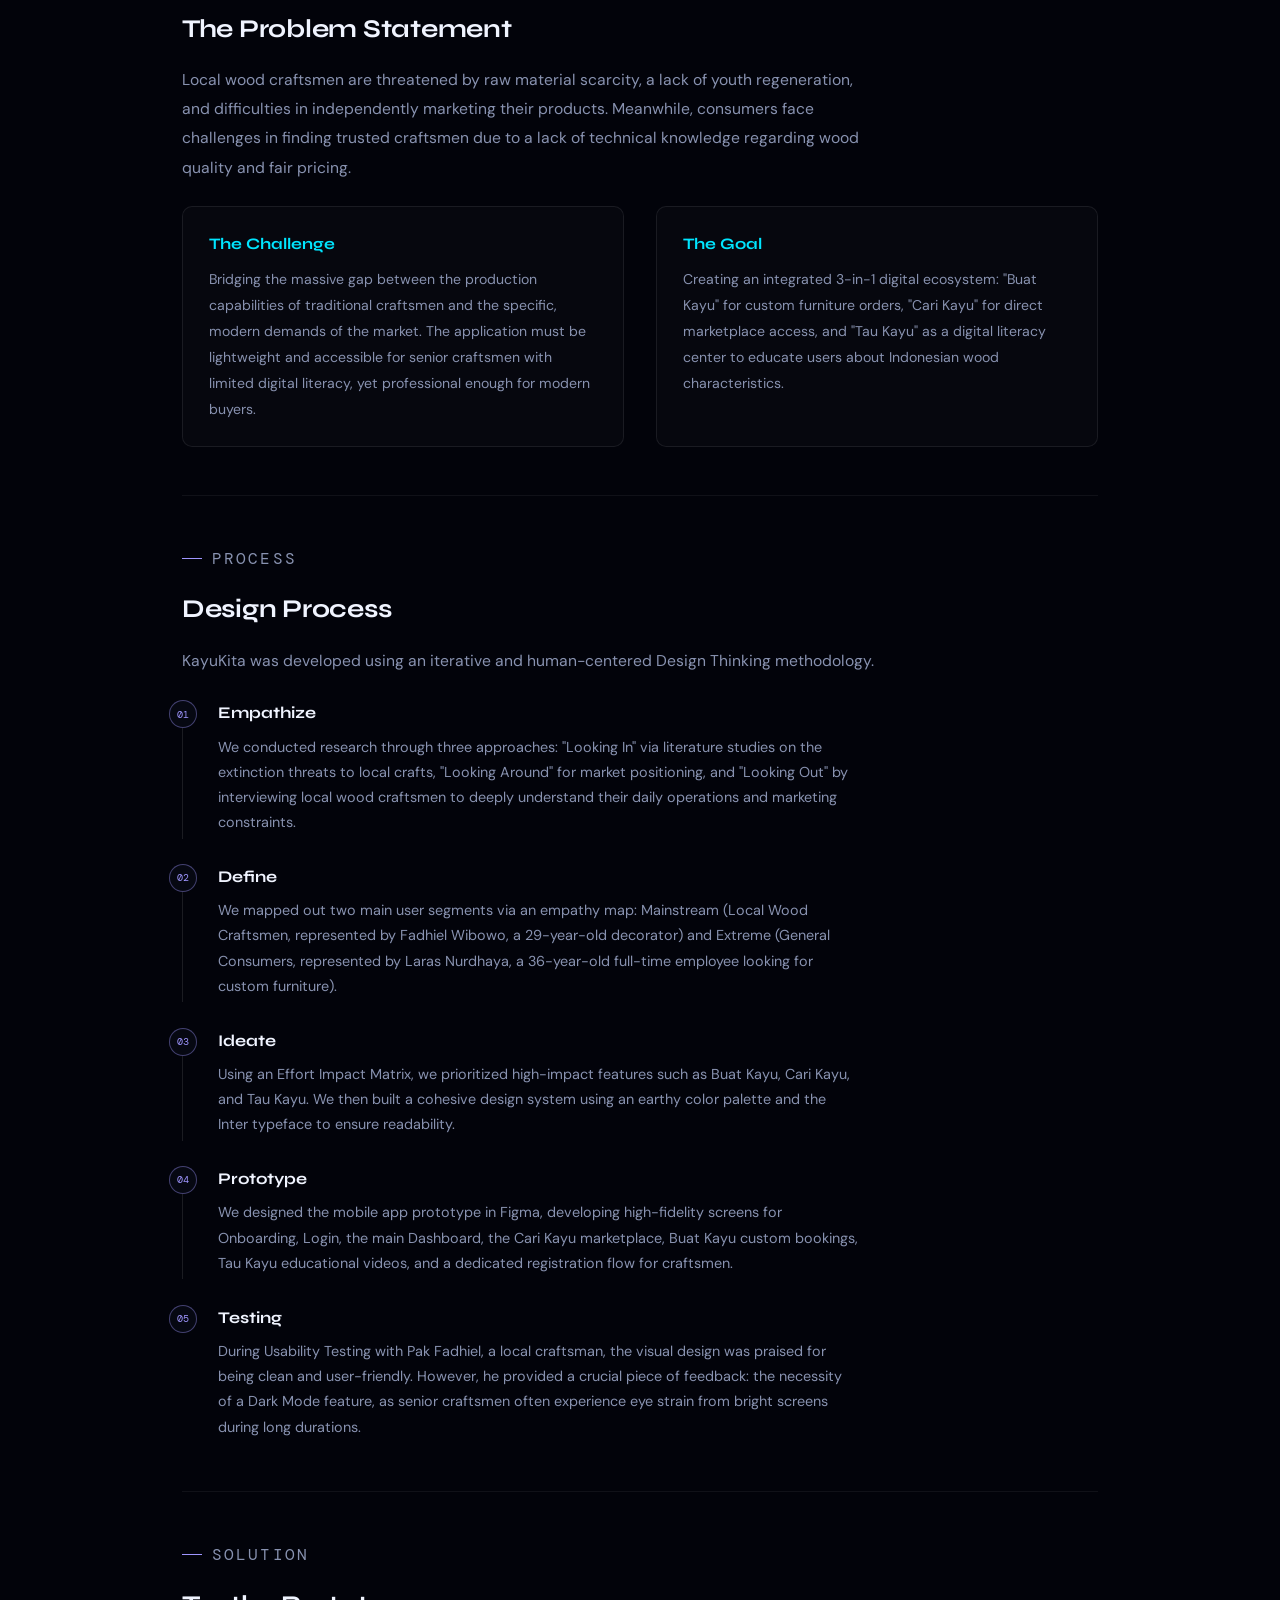
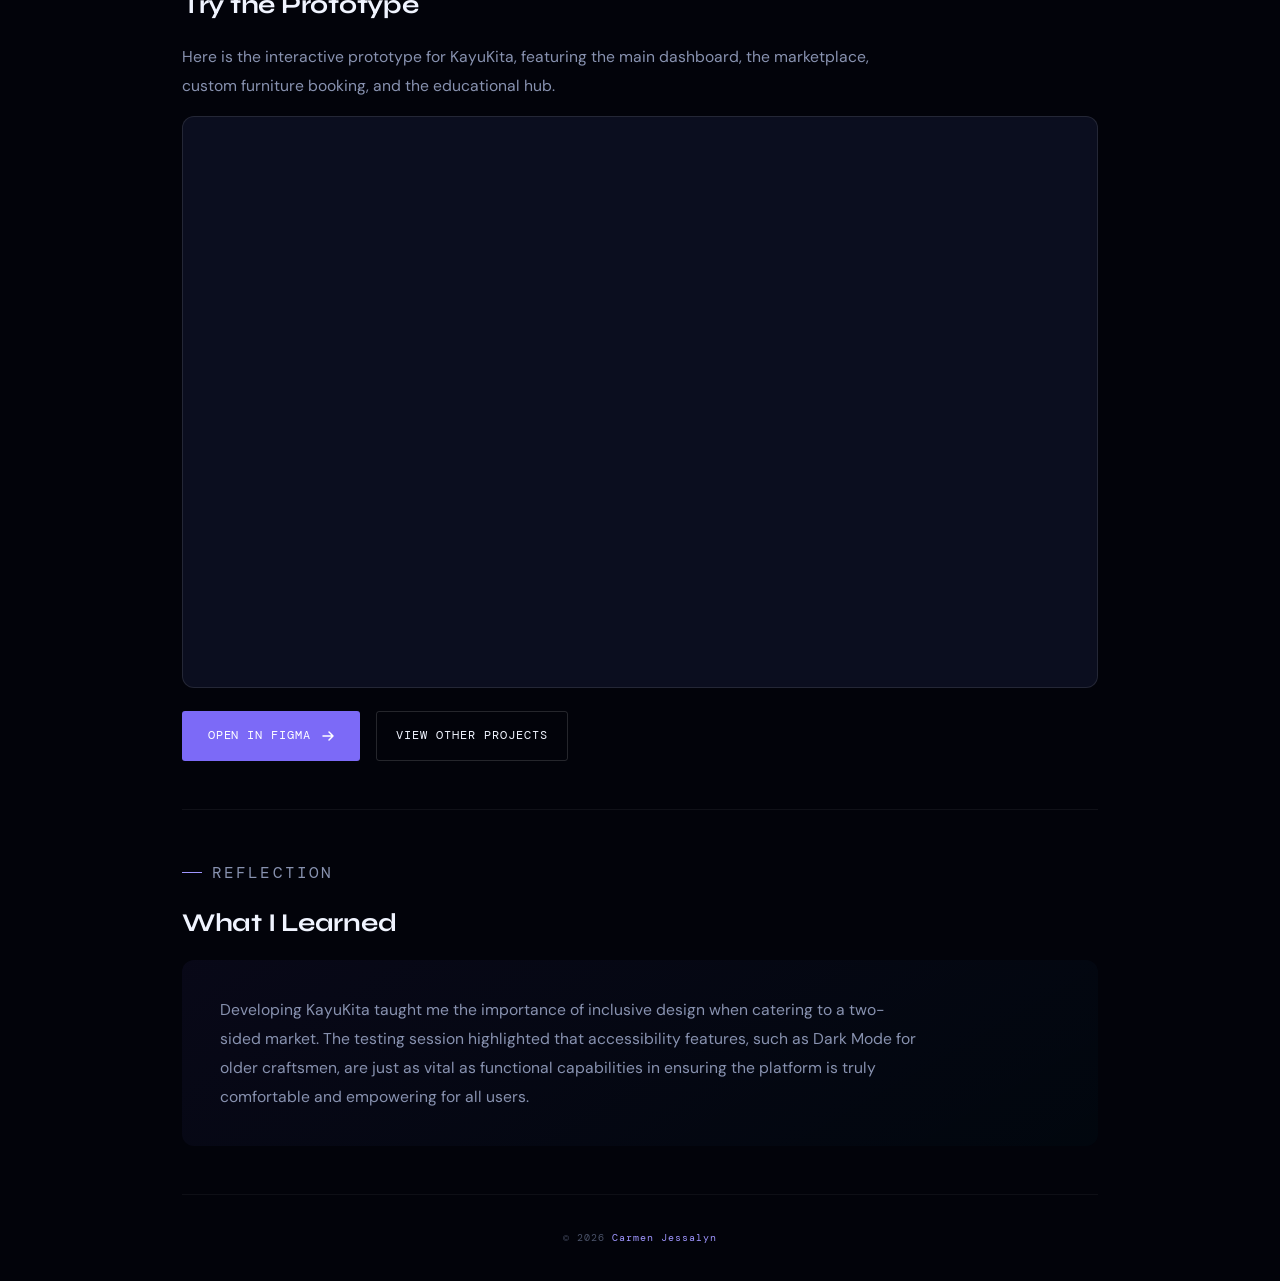
<file: Final/UI/case-study-kayukita.html>
<!DOCTYPE html>
<html lang="en">

<head>
  <meta charset="UTF-8" />
  <meta name="viewport" content="width=device-width, initial-scale=1.0" />
  <!-- Diubah ke ../image/ -->
  <link href="../image/favicon.ico" rel="icon" type="image/x-icon" />
  <title>Kayu Kita - Case Study</title>

  <link rel="preconnect" href="https://fonts.googleapis.com" />
  <link rel="preconnect" href="https://fonts.gstatic.com" crossorigin />
  <link
    href="https://fonts.googleapis.com/css2?family=Syne:wght@400;500;600;700;800&family=DM+Sans:ital,opsz,wght@0,9..40,300;0,9..40,400;0,9..40,500;1,9..40,300&family=DM+Mono:wght@300;400;500&display=swap"
    rel="stylesheet" />

  <link rel="stylesheet" href="../css/style.css" />
  <link rel="stylesheet" href="../css/portfolio.css" />
  <link rel="stylesheet" href="../css/case-study.css" />
</head>

<body>
  <div id="cursor"></div>
  <div id="cursor-ring"></div>
  <canvas id="starfield"></canvas>
  <div class="planet-field">
    <div class="planet planet-a">
      <div class="ring"></div>
    </div>
    <div class="planet planet-b"></div>
    <div class="planet planet-c"></div>
  </div>

  <div class="cs-nav-zone"></div>
  <nav class="cs-nav">
    <a href="../index.html" class="nav-logo"><span></span>CARMEN</a>
    <a href="../index.html#work" class="back-link">&larr; Back to Works</a>
  </nav>

  <div class="cs-container">
    <section class="cs-hero">
      <span class="cs-badge">UI / UX Case Study</span>
      <h1 class="cs-title">KayuKita</h1>
      <p class="cs-tagline">Connecting Tradition, Reviving the Economy.</p>

      <div class="cs-meta-grid">
        <div>
          <div class="cs-meta-label">Role</div>
          <div class="cs-meta-value">Product Design (UI/UX)</div>
        </div>
        <div>
          <div class="cs-meta-label">Team</div>
          <div class="cs-meta-value">UCCD SixSeven</div>
        </div>
        <div>
          <div class="cs-meta-label">Tools</div>
          <div class="cs-meta-value">Figma</div>
        </div>
        <div>
          <div class="cs-meta-label">Type</div>
          <div class="cs-meta-value">Mobile App</div>
        </div>
      </div>
    </section>

    <div class="cs-cover cover-moodal reveal"><img src="../image/sorakin-banner.jpg" alt="KayuKita" /></div>

    <section class="cs-section reveal">
      <p class="cs-section-label">Overview</p>
      <h2>About the Project</h2>
      <p>KayuKita is an innovative platform designed to empower the local woodcraft industry by digitizing the ecosystem
        from upstream to downstream. I designed this application alongside Kathleen Klavinka and Leticia Michelle as
        part of the UCCD SixSeven team.</p>
      <p>The project addresses a critical paradox: while Indonesia's furniture industry is projected to reach USD 9.1
        billion by 2025, the primary industrial production capacity has dropped by 33% due to supply chain uncertainties
        and "The Lost Generation" phenomenon, where young people are leaving the craftsman profession. KayuKita acts as
        a digital integrator that shortens distribution chains to increase craftsmen's profit margins, while providing
        educational modules to revitalize the interest of the younger generation.</p>
    </section>

    <section class="cs-section reveal">
      <p class="cs-section-label">Problem</p>
      <h2>The Problem Statement</h2>
      <p>Local wood craftsmen are threatened by raw material scarcity, a lack of youth regeneration, and difficulties in
        independently marketing their products. Meanwhile, consumers face challenges in finding trusted craftsmen due to
        a lack of technical knowledge regarding wood quality and fair pricing.</p>

      <div class="cs-two-col">
        <div class="cs-col-card">
          <h3>The Challenge</h3>
          <p>Bridging the massive gap between the production capabilities of traditional craftsmen and the specific,
            modern demands of the market. The application must be lightweight and accessible for senior craftsmen with
            limited digital literacy, yet professional enough for modern buyers.</p>
        </div>
        <div class="cs-col-card">
          <h3>The Goal</h3>
          <p>Creating an integrated 3-in-1 digital ecosystem: "Buat Kayu" for custom furniture orders, "Cari Kayu" for
            direct marketplace access, and "Tau Kayu" as a digital literacy center to educate users about Indonesian
            wood characteristics.</p>
        </div>
      </div>
    </section>

    <section class="cs-section reveal">
      <p class="cs-section-label">Process</p>
      <h2>Design Process</h2>
      <p>KayuKita was developed using an iterative and human-centered Design Thinking methodology.</p>

      <div class="cs-process">
        <div class="cs-process-step" data-step="01">
          <h3>Empathize</h3>
          <p>We conducted research through three approaches: "Looking In" via literature studies on the extinction
            threats to local crafts, "Looking Around" for market positioning, and "Looking Out" by interviewing local
            wood craftsmen to deeply understand their daily operations and marketing constraints.</p>
        </div>
        <div class="cs-process-step" data-step="02">
          <h3>Define</h3>
          <p>We mapped out two main user segments via an empathy map: Mainstream (Local Wood Craftsmen, represented by
            Fadhiel Wibowo, a 29-year-old decorator) and Extreme (General Consumers, represented by Laras Nurdhaya, a
            36-year-old full-time employee looking for custom furniture).</p>
        </div>
        <div class="cs-process-step" data-step="03">
          <h3>Ideate</h3>
          <p>Using an Effort Impact Matrix, we prioritized high-impact features such as Buat Kayu, Cari Kayu, and Tau
            Kayu. We then built a cohesive design system using an earthy color palette and the Inter typeface to ensure
            readability.</p>
        </div>
        <div class="cs-process-step" data-step="04">
          <h3>Prototype</h3>
          <p>We designed the mobile app prototype in Figma, developing high-fidelity screens for Onboarding, Login, the
            main Dashboard, the Cari Kayu marketplace, Buat Kayu custom bookings, Tau Kayu educational videos, and a
            dedicated registration flow for craftsmen.</p>
        </div>
        <div class="cs-process-step" data-step="05">
          <h3>Testing</h3>
          <p>During Usability Testing with Pak Fadhiel, a local craftsman, the visual design was praised for being clean
            and user-friendly. However, he provided a crucial piece of feedback: the necessity of a Dark Mode feature,
            as senior craftsmen often experience eye strain from bright screens during long durations.</p>
        </div>
      </div>
    </section>

    <section class="cs-section reveal">
      <p class="cs-section-label">Solution</p>
      <h2>Try the Prototype</h2>
      <p>Here is the interactive prototype for KayuKita, featuring the main dashboard, the marketplace, custom furniture
        booking, and the educational hub.</p>
      <div class="cs-proto-frame">
        <iframe
          src="https://www.figma.com/embed?embed_host=share&url=https%3A%2F%2Fwww.figma.com%2Fproto%2FZ6wewASOXs16w7ay6ddpsh%2FKayuKita%3Fnode-id%3D0-1%26t%3DkqRNsjVNtY4hesdz-1"
          allowfullscreen loading="lazy"></iframe>
      </div>
      <div class="cs-proto-actions">
        <a href="https://www.figma.com/proto/Z6wewASOXs16w7ay6ddpsh/KayuKita?node-id=0-1&t=kqRNsjVNtY4hesdz-1"
          target="_blank" rel="noopener" class="btn-primary">
          Open in Figma
          <svg width="14" height="14" fill="none" viewBox="0 0 14 14">
            <path d="M2 7h10M8 3l4 4-4 4" stroke="currentColor" stroke-width="1.5" stroke-linecap="round"
              stroke-linejoin="round" />
          </svg>
        </a>
        <a href="../index.html" class="btn-ghost">View Other Projects</a>
      </div>
    </section>

    <section class="cs-section reveal">
      <p class="cs-section-label">Reflection</p>
      <h2>What I Learned</h2>
      <div class="cs-reflection">
        <p>Developing KayuKita taught me the importance of inclusive design when catering to a two-sided market. The
          testing session highlighted that accessibility features, such as Dark Mode for older craftsmen, are just as
          vital as functional capabilities in ensuring the platform is truly comfortable and empowering for all users.
        </p>
      </div>
    </section>

    <footer>
      <div class="footer-inner" style="justify-content:center;">
        <p class="footer-copy">&copy; 2026 <span>Carmen Jessalyn</span></p>
      </div>
    </footer>

    <!-- Script JS Diubah ke ../js/ -->
    <script src="../js/starfield.js"></script>
    <script src="../js/main.js"></script>
</body>

</html>
</file>
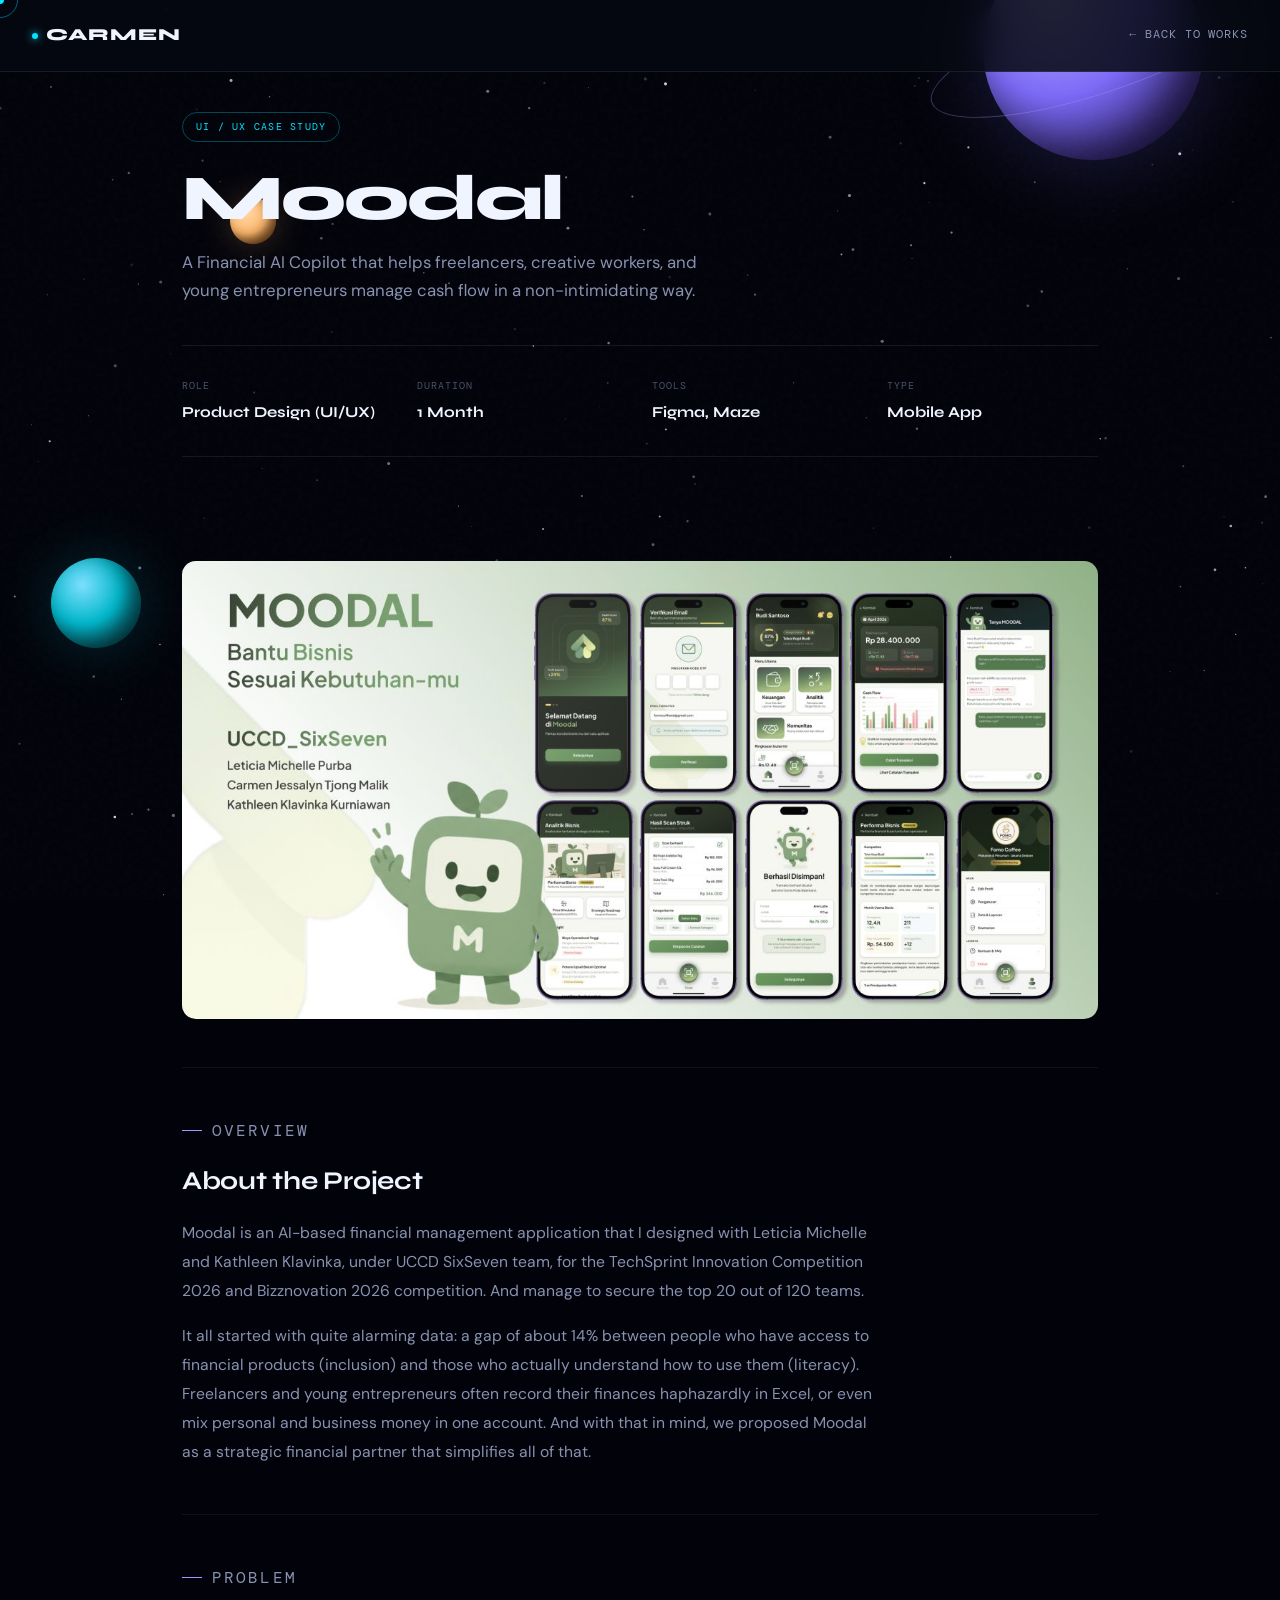
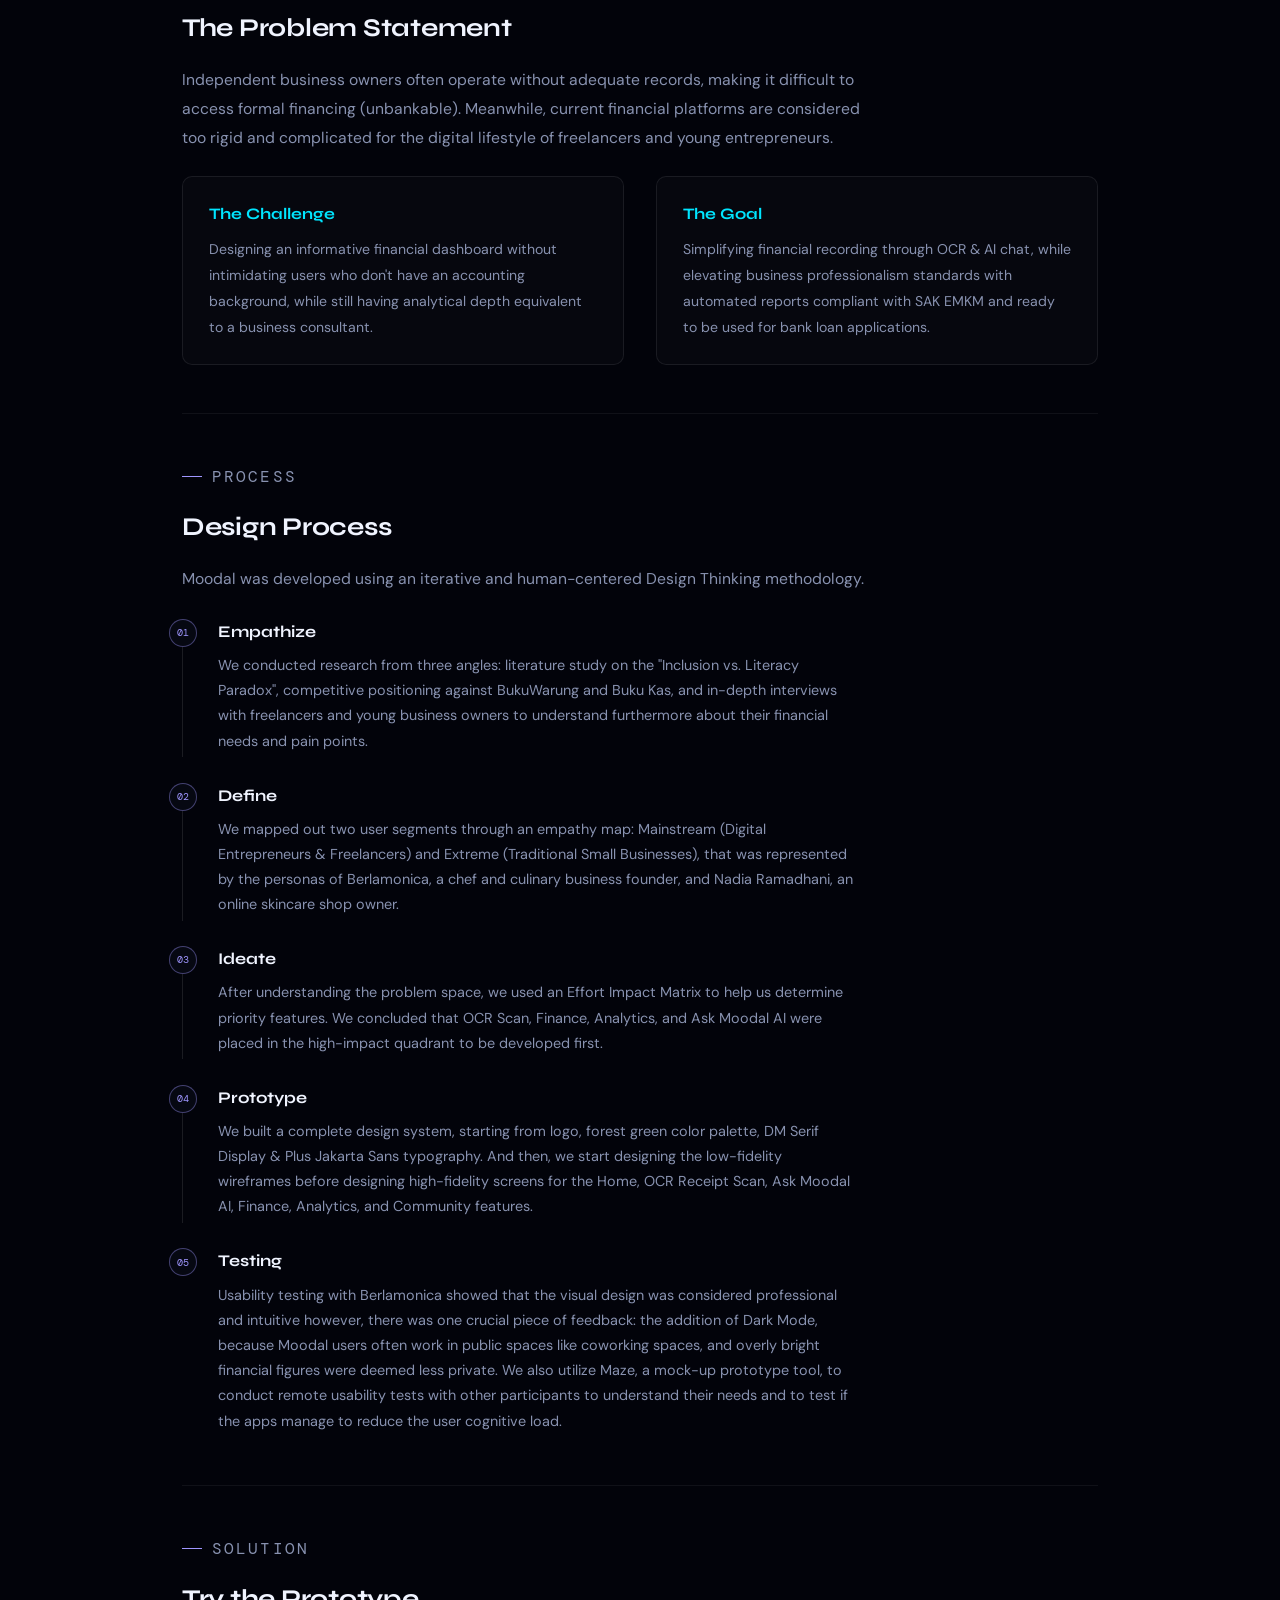
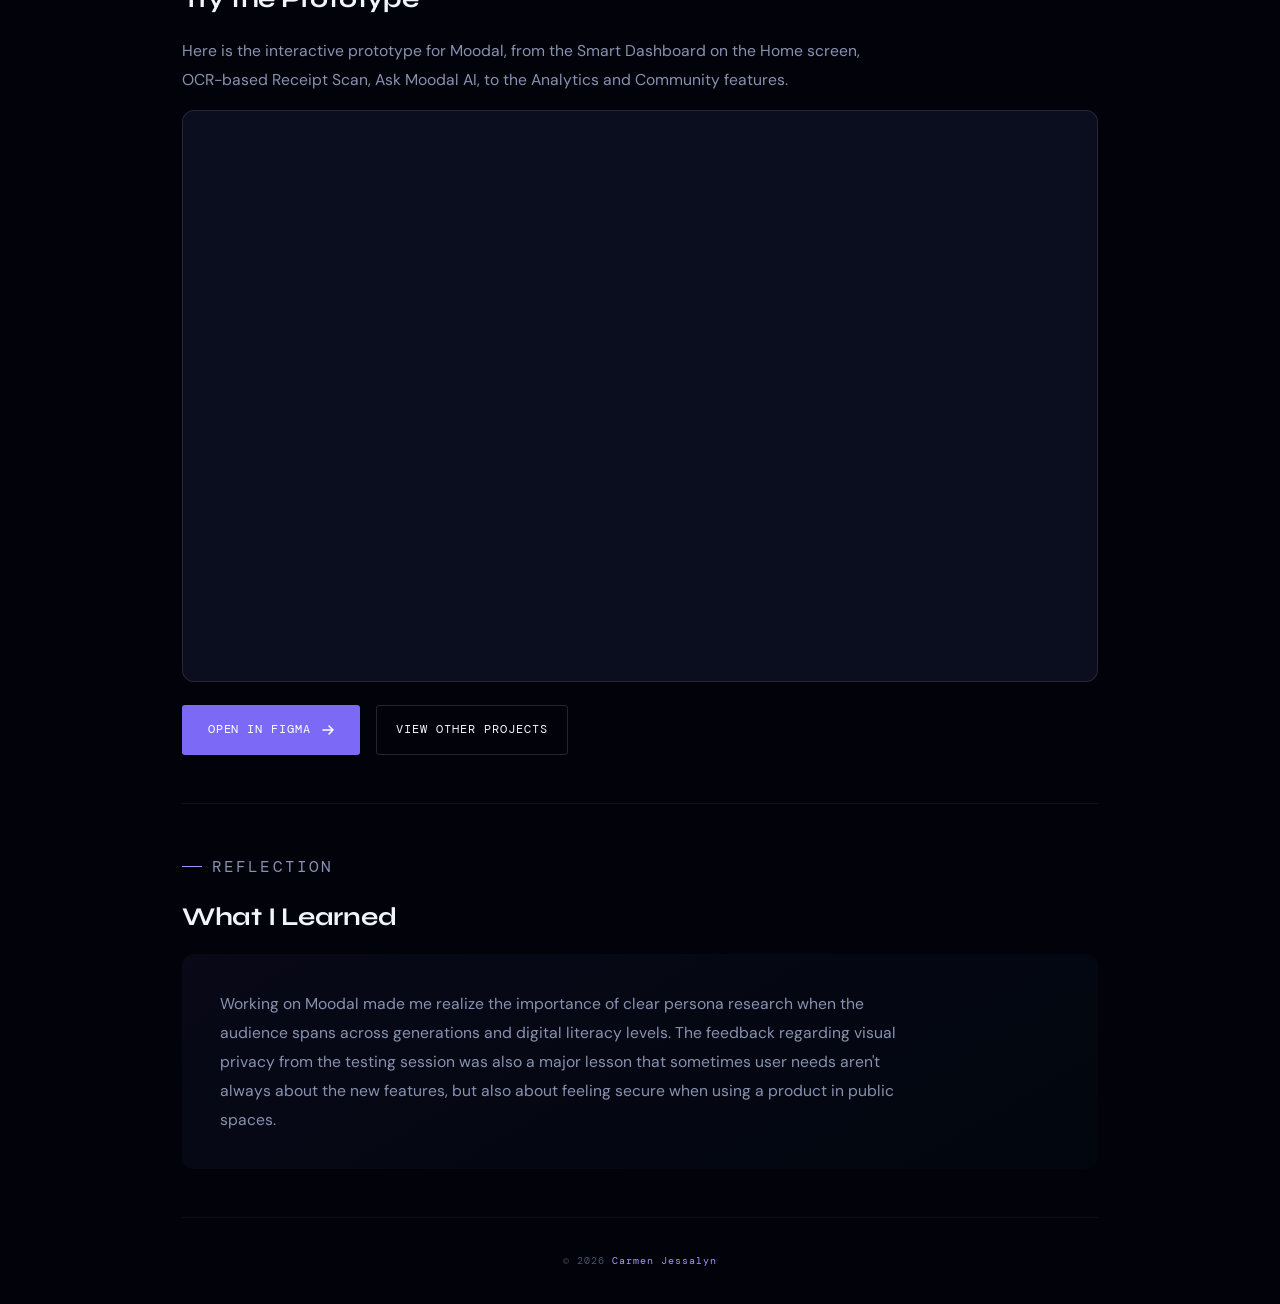
<file: Final/UI/case-study-moodal.html>
<!DOCTYPE html>
<html lang="en">

<head>
  <meta charset="UTF-8" />
  <meta name="viewport" content="width=device-width, initial-scale=1.0" />
  <!-- Diubah ke ../image/ -->
  <link href="../image/favicon.ico" rel="icon" type="image/x-icon" />
  <title>Moodal - Case Study</title>

  <link rel="preconnect" href="https://fonts.googleapis.com" />
  <link rel="preconnect" href="https://fonts.gstatic.com" crossorigin />
  <link
    href="https://fonts.googleapis.com/css2?family=Syne:wght@400;500;600;700;800&family=DM+Sans:ital,opsz,wght@0,9..40,300;0,9..40,400;0,9..40,500;1,9..40,300&family=DM+Mono:wght@300;400;500&display=swap"
    rel="stylesheet" />

  <!-- Path CSS Sudah Benar (Menggunakan ../) -->
  <link rel="stylesheet" href="../css/style.css" />
  <link rel="stylesheet" href="../css/portfolio.css" />
  <link rel="stylesheet" href="../css/case-study.css" />
</head>

<body>
  <div id="cursor"></div>
  <div id="cursor-ring"></div>
  <canvas id="starfield"></canvas>
  <div class="planet-field">
    <div class="planet planet-a">
      <div class="ring"></div>
    </div>
    <div class="planet planet-b"></div>
    <div class="planet planet-c"></div>
  </div>

  <div class="cs-nav-zone"></div>
  <nav class="cs-nav">
    <!-- Link kembali ke index.html di luar folder -->
    <a href="../index.html" class="nav-logo"><span></span>CARMEN</a>
    <a href="../index.html#work" class="back-link">&larr; Back to Works</a>
  </nav>

  <div class="cs-container">
    <section class="cs-hero">
      <span class="cs-badge">UI / UX Case Study</span>
      <h1 class="cs-title">Moodal</h1>
      <p class="cs-tagline">A Financial AI Copilot that helps freelancers, creative workers, and young entrepreneurs
        manage cash flow in a non-intimidating way.</p>

      <div class="cs-meta-grid">
        <div>
          <div class="cs-meta-label">Role</div>
          <div class="cs-meta-value">Product Design (UI/UX)</div>
        </div>
        <div>
          <div class="cs-meta-label">Duration</div>
          <div class="cs-meta-value">1 Month</div>
        </div>
        <div>
          <div class="cs-meta-label">Tools</div>
          <div class="cs-meta-value">Figma, Maze</div>
        </div>
        <div>
          <div class="cs-meta-label">Type</div>
          <div class="cs-meta-value">Mobile App</div>
        </div>
      </div>
    </section>

    <div class="cs-cover cover-moodal reveal"><img src="../image/moodal-banner.jpg" alt="Moodal" /></div>

    <section class="cs-section reveal">
      <p class="cs-section-label">Overview</p>
      <h2>About the Project</h2>
      <p>Moodal is an AI-based financial management application that I designed with Leticia Michelle and Kathleen
        Klavinka, under UCCD SixSeven team, for the TechSprint Innovation Competition 2026 and Bizznovation 2026
        competition.
        And manage to secure the top 20 out of 120 teams.</p>
      <p>It all started with quite alarming data: a gap of about 14% between people who have access
        to financial products (inclusion) and those who actually understand how to use them (literacy). Freelancers and
        young
        entrepreneurs often record their finances haphazardly in Excel, or even mix personal and business money in one
        account. And with that in mind, we proposed Moodal as a strategic financial partner that simplifies all of that.
      </p>
    </section>

    <section class="cs-section reveal">
      <p class="cs-section-label">Problem</p>
      <h2>The Problem Statement</h2>
      <p>Independent business owners often operate without adequate records, making it difficult to access formal
        financing (unbankable). Meanwhile, current financial platforms are considered too rigid and complicated for the
        digital
        lifestyle of freelancers and young entrepreneurs.</p>

      <div class="cs-two-col">
        <div class="cs-col-card">
          <h3>The Challenge</h3>
          <p>Designing an informative financial dashboard without intimidating users who don't have an accounting
            background, while still having analytical depth equivalent to a business consultant.</p>
        </div>
        <div class="cs-col-card">
          <h3>The Goal</h3>
          <p>Simplifying financial recording through OCR &amp; AI chat, while elevating business professionalism
            standards with automated reports compliant with SAK EMKM and ready to be used for bank loan applications.
          </p>
        </div>
      </div>
    </section>

    <section class="cs-section reveal">
      <p class="cs-section-label">Process</p>
      <h2>Design Process</h2>
      <p>Moodal was developed using an iterative and human-centered Design Thinking methodology.</p>

      <div class="cs-process">
        <div class="cs-process-step" data-step="01">
          <h3>Empathize</h3>
          <p>We conducted research from three angles: literature study on the "Inclusion vs. Literacy Paradox",
            competitive
            positioning against BukuWarung and Buku Kas, and in-depth interviews with freelancers and young business
            owners to understand furthermore about their financial needs and pain points.</p>
        </div>
        <div class="cs-process-step" data-step="02">
          <h3>Define</h3>
          <p>We mapped out two user segments through an empathy map: Mainstream (Digital Entrepreneurs &amp;
            Freelancers)
            and Extreme (Traditional Small Businesses), that was represented by the personas of Berlamonica, a chef and
            culinary
            business founder, and Nadia Ramadhani, an online skincare shop owner.</p>
        </div>
        <div class="cs-process-step" data-step="03">
          <h3>Ideate</h3>
          <p>After understanding the problem space, we used an Effort Impact Matrix to help us determine priority
            features. We concluded that OCR Scan, Finance, Analytics, and Ask
            Moodal AI were placed in the high-impact quadrant to be developed first.</p>
        </div>
        <div class="cs-process-step" data-step="04">
          <h3>Prototype</h3>
          <p> We built a complete design system, starting from logo, forest green color palette, DM Serif Display &amp;
            Plus
            Jakarta Sans typography. And then, we start designing the low-fidelity wireframes before designing
            high-fidelity screens for the Home,
            OCR Receipt Scan, Ask Moodal AI, Finance, Analytics, and Community features.</p>
        </div>
        <div class="cs-process-step" data-step="05">
          <h3>Testing</h3>
          <p>Usability testing with Berlamonica showed that the visual design was considered professional and intuitive
            however, there was one crucial piece of feedback: the addition of Dark Mode, because Moodal users often work
            in
            public spaces like coworking spaces, and overly bright financial figures were deemed less private.
            We also utilize Maze, a mock-up prototype tool, to conduct remote usability tests with other participants to
            understand their needs and to test if the apps manage to reduce the user cognitive load.</p>
        </div>
      </div>
    </section>

    <section class="cs-section reveal">
      <p class="cs-section-label">Solution</p>
      <h2>Try the Prototype</h2>
      <p>Here is the interactive prototype for Moodal, from the Smart Dashboard on the Home screen, OCR-based Receipt
        Scan, Ask
        Moodal AI, to the Analytics and Community features.</p>
      <div class="cs-proto-frame">
        <iframe
          src="https://www.figma.com/embed?embed_host=share&url=https%3A%2F%2Fwww.figma.com%2Fproto%2FKKy6V8y47AZFdvKgUSUfcl%2FMOODAL--html-%3Fnode-id%3D96-2475%26t%3DxAdlbBDTQcRT4CHs-1"
          allowfullscreen loading="lazy"></iframe>
      </div>
      <div class="cs-proto-actions">
        <a href="https://www.figma.com/proto/KKy6V8y47AZFdvKgUSUfcl/MOODAL--html-?node-id=96-2475&t=xAdlbBDTQcRT4CHs-1"
          target="_blank" rel="noopener" class="btn-primary">
          Open in Figma
          <svg width="14" height="14" fill="none" viewBox="0 0 14 14">
            <path d="M2 7h10M8 3l4 4-4 4" stroke="currentColor" stroke-width="1.5" stroke-linecap="round"
              stroke-linejoin="round" />
          </svg>
        </a>
        <a href="../index.html" class="btn-ghost">View Other Projects</a>
      </div>
    </section>

    <section class="cs-section reveal">
      <p class="cs-section-label">Reflection</p>
      <h2>What I Learned</h2>
      <div class="cs-reflection">
        <p>Working on Moodal made me realize the importance of clear persona research when the audience spans across
          generations and digital literacy levels. The feedback regarding visual privacy from the testing session was
          also a major
          lesson that sometimes user needs aren't always about the new features, but also about feeling secure when
          using a product in
          public spaces.</p>
      </div>
    </section>

    <footer>
      <div class="footer-inner" style="justify-content:center;">
        <p class="footer-copy">&copy; 2026 <span>Carmen Jessalyn</span></p>
      </div>
    </footer>

    <!-- Script JS Diubah ke ../js/ -->
    <script src="../js/starfield.js"></script>
    <script src="../js/main.js"></script>
</body>

</html>
</file>
<file: Final/css/style.css>
/* ═══════════════════════════════════════════════════════
   STYLE.CSS — shared foundation for every page on the site.
   Tokens, reset, background (stars + planets), nav, buttons,
   footer, keyframes. Do not fork this file per page — every
   HTML file links this same stylesheet.
═══════════════════════════════════════════════════════ */

:root {
  --space-950: #02030a;
  --space-900: #060812;
  --space-800: #0b0e1f;
  --space-700: #111527;
  --space-600: #1a1f38;
  --nebula-400: #7c6af7;
  --nebula-300: #9f96ff;
  --nebula-200: #c2bbff;
  --pulsar: #00e5ff;
  --pulsar-dim: #00b8cc;
  --aurora: #a8ff78;
  --amber: #ffb86b;
  --star-white: #f0f4ff;
  --star-dim: #8892b0;
  --star-muted: #4a5268;

  --font-display: 'Syne', sans-serif;
  --font-body: 'DM Sans', sans-serif;
  --font-mono: 'DM Mono', monospace;

  --ease-expo: cubic-bezier(0.16, 1, 0.3, 1);
  --ease-back: cubic-bezier(0.34, 1.56, 0.64, 1);
}

/* ─── Reset & base ─── */
*,
*::before,
*::after {
  box-sizing: border-box;
  margin: 0;
  padding: 0;
}

html {
  scroll-behavior: smooth;
  font-size: 16px;
}

body {
  background: var(--space-950);
  color: var(--star-white);
  font-family: var(--font-body);
  line-height: 1.6;
  overflow-x: hidden;
  cursor: none;
}

::selection {
  background: var(--nebula-400);
  color: #fff;
}

img {
  max-width: 100%;
  display: block;
}

button {
  font: inherit;
  cursor: none;
}

a {
  cursor: none;
}

@media (hover: none) and (pointer: coarse) {

  body,
  a,
  button {
    cursor: auto;
  }

  #cursor,
  #cursor-ring {
    display: none;
  }
}

/* ─── Custom cursor ─── */
#cursor {
  position: fixed;
  width: 8px;
  height: 8px;
  background: var(--pulsar);
  border-radius: 50%;
  pointer-events: none;
  z-index: 999999;
  transform: translate(-50%, -50%);
  transition: transform .1s var(--ease-expo), width .3s var(--ease-expo), height .3s var(--ease-expo), background .3s;
  mix-blend-mode: screen;
}

#cursor-ring {
  position: fixed;
  width: 36px;
  height: 36px;
  border: 1px solid rgba(0, 229, 255, 0.4);
  border-radius: 50%;
  pointer-events: none;
  z-index: 999999;
  transform: translate(-50%, -50%);
  transition: transform .18s var(--ease-expo), width .4s var(--ease-expo), height .4s var(--ease-expo), border-color .3s;
}

body:has(a:hover) #cursor,
body:has(button:hover) #cursor {
  width: 14px;
  height: 14px;
}

body:has(a:hover) #cursor-ring,
body:has(button:hover) #cursor-ring {
  width: 54px;
  height: 54px;
  border-color: rgba(0, 229, 255, 0.7);
}

/* ─── Background: starfield canvas + CSS planets + noise ─── */
#starfield {
  position: fixed;
  inset: 0;
  z-index: 0;
  pointer-events: none;
}

.planet-field {
  position: fixed;
  inset: 0;
  z-index: 0;
  pointer-events: none;
  overflow: hidden;
}

.planet {
  position: absolute;
  border-radius: 50%;
  filter: blur(0.3px);
}

.planet-a {
  width: 220px;
  height: 220px;
  top: -60px;
  right: 6%;
  background: radial-gradient(circle at 32% 30%, #b6a8ff 0%, #7c6af7 42%, #382a7d 78%, #1a1240 100%);
  box-shadow: 0 0 90px rgba(124, 106, 247, 0.25), inset -18px -14px 40px rgba(0, 0, 0, 0.55);
  animation: drift-slow 34s ease-in-out infinite;
}

.planet-a .ring {
  position: absolute;
  top: 50%;
  left: 50%;
  width: 340px;
  height: 90px;
  border: 1px solid rgba(159, 150, 255, 0.35);
  border-radius: 50%;
  transform: translate(-50%, -50%) rotate(-18deg);
}

.planet-b {
  width: 90px;
  height: 90px;
  top: 62%;
  left: 4%;
  background: radial-gradient(circle at 35% 30%, #7be0ff 0%, #00b8cc 45%, #045e6b 80%, #012933 100%);
  box-shadow: 0 0 60px rgba(0, 229, 255, 0.18), inset -10px -8px 20px rgba(0, 0, 0, 0.5);
  animation: drift-slow 26s ease-in-out infinite reverse;
}

.planet-c {
  width: 46px;
  height: 46px;
  top: 22%;
  left: 18%;
  background: radial-gradient(circle at 35% 30%, #ffd9a8 0%, #ffb86b 50%, #a15c1f 85%, #472a0d 100%);
  box-shadow: 0 0 34px rgba(255, 184, 107, 0.25), inset -6px -5px 12px rgba(0, 0, 0, 0.5);
  animation: drift-slow 20s ease-in-out infinite;
}

@keyframes drift-slow {

  0%,
  100% {
    transform: translateY(0) translateX(0);
  }

  50% {
    transform: translateY(-24px) translateX(14px);
  }
}

body::before {
  content: '';
  position: fixed;
  inset: 0;
  z-index: 1;
  pointer-events: none;
  background-image: url("data:image/svg+xml,%3Csvg viewBox='0 0 200 200' xmlns='http://www.w3.org/2000/svg'%3E%3Cfilter id='n'%3E%3CfeTurbulence type='fractalNoise' baseFrequency='0.9' numOctaves='4' stitchTiles='stitch'/%3E%3C/filter%3E%3Crect width='100%25' height='100%25' filter='url(%23n)' opacity='1'/%3E%3C/svg%3E");
  opacity: 0.025;
}

/* ─── Layout utilities ─── */
.container {
  position: relative;
  z-index: 2;
  max-width: 1200px;
  margin: 0 auto;
  padding: 0 2rem;
}

section {
  position: relative;
  z-index: 2;
}

.section-divider {
  max-width: 1200px;
  margin: 0 auto;
  height: 1px;
  background: linear-gradient(90deg, transparent, rgba(255, 255, 255, 0.08), transparent);
}

.section-tag {
  font-family: var(--font-mono);
  font-size: 0.72rem;
  letter-spacing: 0.18em;
  text-transform: uppercase;
  color: var(--pulsar);
  display: flex;
  align-items: center;
  gap: 0.6rem;
  margin-bottom: 1rem;
}

.section-tag::before {
  content: '';
  width: 20px;
  height: 1px;
  background: var(--pulsar);
}

.section-title {
  font-family: var(--font-display);
  font-weight: 800;
  font-size: clamp(1.9rem, 3.4vw, 2.8rem);
  letter-spacing: -0.02em;
  line-height: 1.15;
}

/* ─── Nav ─── */
nav {
  position: fixed;
  top: 0;
  left: 0;
  right: 0;
  z-index: 100;
  padding: 1.25rem 2rem;
  display: flex;
  justify-content: space-between;
  align-items: center;
  backdrop-filter: blur(12px);
  background: rgba(2, 3, 10, 0.65);
  border-bottom: 1px solid rgba(255, 255, 255, 0.05);
  transition: padding 0.4s var(--ease-expo);
  gap: 1.5rem;
}

.nav-logo {
  font-family: var(--font-display);
  font-weight: 800;
  font-size: 1.05rem;
  letter-spacing: 0.06em;
  color: var(--star-white);
  text-decoration: none;
  display: flex;
  align-items: center;
  gap: 0.5rem;
  flex-shrink: 0;
}

.nav-logo span {
  display: inline-block;
  width: 6px;
  height: 6px;
  border-radius: 50%;
  background: var(--pulsar);
  box-shadow: 0 0 8px var(--pulsar);
  animation: pulse-dot 2s ease-in-out infinite;
}

.nav-links {
  display: flex;
  gap: 2rem;
  list-style: none;
}

.nav-links a {
  font-family: var(--font-mono);
  font-size: 0.72rem;
  letter-spacing: 0.1em;
  text-transform: uppercase;
  color: var(--star-dim);
  text-decoration: none;
  transition: color 0.3s;
  position: relative;
}

.nav-links a::after {
  content: '';
  position: absolute;
  bottom: -4px;
  left: 0;
  width: 0;
  height: 1px;
  background: var(--pulsar);
  transition: width 0.3s var(--ease-expo);
}

.nav-links a:hover {
  color: var(--star-white);
}

.nav-links a:hover::after {
  width: 100%;
}

/* Role switch — plain links, no JS state */
.role-switch {
  display: flex;
  background: rgba(255, 255, 255, 0.04);
  border: 1px solid rgba(255, 255, 255, 0.08);
  border-radius: 999px;
  padding: 3px;
  flex-shrink: 0;
}

.role-pill {
  border: none;
  background: transparent;
  color: var(--star-dim);
  text-decoration: none;
  font-family: var(--font-mono);
  font-size: 0.65rem;
  letter-spacing: 0.08em;
  text-transform: uppercase;
  padding: 0.5rem 0.9rem;
  border-radius: 999px;
  transition: all 0.35s var(--ease-expo);
  white-space: nowrap;
}

.role-pill.active {
  background: var(--nebula-400);
  color: #fff;
  box-shadow: 0 0 18px rgba(124, 106, 247, 0.5);
}

.role-pill:not(.active):hover {
  color: var(--star-white);
}

@media (max-width: 980px) {
  .nav-links {
    display: none;
  }
}

/* ─── Buttons ─── */
.btn-primary {
  display: inline-flex;
  align-items: center;
  gap: 0.6rem;
  background: var(--nebula-400);
  color: #fff;
  font-family: var(--font-mono);
  font-size: 0.75rem;
  letter-spacing: 0.08em;
  text-transform: uppercase;
  padding: 0.9rem 1.6rem;
  border-radius: 3px;
  text-decoration: none;
  border: none;
  transition: transform 0.3s var(--ease-expo), box-shadow 0.3s;
}

.btn-primary:hover {
  transform: translateY(-3px);
  box-shadow: 0 14px 34px rgba(124, 106, 247, 0.35);
}

.btn-ghost {
  display: inline-flex;
  align-items: center;
  gap: 0.6rem;
  color: var(--star-white);
  text-decoration: none;
  font-family: var(--font-mono);
  font-size: 0.75rem;
  letter-spacing: 0.08em;
  text-transform: uppercase;
  padding: 0.9rem 1.2rem;
  border: 1px solid rgba(255, 255, 255, 0.14);
  border-radius: 3px;
  transition: all 0.3s var(--ease-expo);
  background: transparent;
}

.btn-ghost:hover {
  border-color: var(--pulsar);
  color: var(--pulsar);
}

/* ─── Footer ─── */
footer {
  position: relative;
  z-index: 2;
  padding: 2.2rem 2rem;
  border-top: 1px solid rgba(255, 255, 255, 0.05);
}

.footer-inner {
  max-width: 1200px;
  margin: 0 auto;
  display: flex;
  justify-content: space-between;
  align-items: center;
  flex-wrap: wrap;
  gap: 1rem;
}

.footer-copy {
  font-family: var(--font-mono);
  font-size: 0.62rem;
  letter-spacing: 0.1em;
  color: var(--star-muted);
}

.footer-copy span {
  color: var(--nebula-300);
}

.footer-links {
  display: flex;
  gap: 1.6rem;
  list-style: none;
}

.footer-links a {
  font-family: var(--font-mono);
  font-size: 0.62rem;
  letter-spacing: 0.1em;
  text-transform: uppercase;
  color: var(--star-muted);
  text-decoration: none;
  transition: color 0.3s;
}

.footer-links a:hover {
  color: var(--star-white);
}

/* ─── Landing page: hero + role-select cards ─── */
#landing-hero {
  min-height: 100vh;
  display: flex;
  align-items: center;
  padding: 8rem 2rem 4rem;
}

.landing-inner {
  max-width: 1000px;
  margin: 0 auto;
  width: 100%;
  text-align: center;
}

.landing-eyebrow {
  font-family: var(--font-mono);
  font-size: 0.75rem;
  letter-spacing: 0.2em;
  text-transform: uppercase;
  color: var(--nebula-300);
  margin-bottom: 1.25rem;
  display: inline-flex;
  align-items: center;
  gap: 0.6rem;
}

.landing-eyebrow::before {
  content: '●';
  font-size: 0.5rem;
  color: var(--pulsar);
}

.landing-nose {
  font-family: var(--font-mono);
  font-size: 0.75rem;
  letter-spacing: 0.2em;
  text-transform: uppercase;
  color: var(--nebula-300);
  margin-bottom: 1.25rem;
  display: inline-flex;
  align-items: center;
  gap: 0.6rem;
}

.landing-title {
  font-family: var(--font-display);
  font-weight: 800;
  font-size: clamp(2.2rem, 5vw, 3.6rem);
  letter-spacing: -0.03em;
  line-height: 1.12;
  margin-bottom: 1.25rem;
}

.landing-title .accent {
  color: var(--nebula-300);
}

.landing-sub {
  font-size: 1.02rem;
  color: var(--star-dim);
  max-width: 560px;
  margin: 0 auto 3.5rem;
  line-height: 1.75;
}

.role-select {
  display: grid;
  grid-template-columns: 1fr 1fr;
  gap: 1.75rem;
  text-align: left;
}

.role-card {
  position: relative;
  border: 1px solid rgba(255, 255, 255, 0.1);
  border-radius: 16px;
  padding: 2.6rem 2.2rem;
  text-decoration: none;
  color: inherit;
  overflow: hidden;
  background: linear-gradient(160deg, rgba(255, 255, 255, 0.03), rgba(255, 255, 255, 0.01));
  transition: transform .45s var(--ease-expo), border-color .4s, box-shadow .4s;
}

.role-card:hover {
  transform: translateY(-8px);
  border-color: rgba(159, 150, 255, 0.4);
  box-shadow: 0 30px 60px rgba(0, 0, 0, 0.45);
}

.rc-icon {
  width: 50px;
  height: 50px;
  border-radius: 50%;
  display: flex;
  align-items: center;
  justify-content: center;
  font-size: 1.3rem;
  margin-bottom: 1.5rem;
}

.role-card.is-uiux .rc-icon {
  background: radial-gradient(circle at 35% 30%, var(--nebula-300), var(--nebula-400) 70%);
  box-shadow: 0 0 30px rgba(124, 106, 247, 0.35);
}

.role-card.is-frontend .rc-icon {
  background: radial-gradient(circle at 35% 30%, #7be0ff, var(--pulsar-dim) 70%);
  box-shadow: 0 0 30px rgba(0, 229, 255, 0.3);
}

.role-card h2 {
  font-family: var(--font-display);
  font-weight: 700;
  font-size: 1.4rem;
  margin-bottom: 0.7rem;
  letter-spacing: -0.01em;
}

.role-card p {
  color: var(--star-dim);
  font-size: 0.88rem;
  line-height: 1.7;
  margin-bottom: 1.6rem;
  max-width: 320px;
}

.rc-cta {
  font-family: var(--font-mono);
  font-size: 0.68rem;
  letter-spacing: 0.1em;
  text-transform: uppercase;
  display: inline-flex;
  align-items: center;
  gap: 0.5rem;
  color: var(--star-white);
}

.rc-cta svg {
  transition: transform 0.3s var(--ease-expo);
}

.role-card:hover .rc-cta {
  color: var(--pulsar);
}

.role-card:hover .rc-cta svg {
  transform: translateX(4px);
}

.landing-footnote {
  margin-top: 2.5rem;
  font-family: var(--font-mono);
  font-size: 0.68rem;
  color: var(--star-muted);
  letter-spacing: 0.04em;
}

@media (max-width: 760px) {
  .role-select {
    grid-template-columns: 1fr;
  }
}

/* ─── Keyframes (shared) ─── */
@keyframes pulse-dot {

  0%,
  100% {
    opacity: 1;
    box-shadow: 0 0 8px var(--pulsar);
  }

  50% {
    opacity: 0.5;
    box-shadow: 0 0 16px var(--pulsar);
  }
}

@keyframes scroll-pulse {

  0%,
  100% {
    opacity: 0.4;
    transform: scaleY(1);
  }

  50% {
    opacity: 1;
    transform: scaleY(0.8);
  }
}

@keyframes orbit-rotate {
  from {
    transform: rotate(0deg);
  }

  to {
    transform: rotate(360deg);
  }
}

@keyframes float-1 {

  0%,
  100% {
    transform: translateY(0) rotate(-1deg);
  }

  50% {
    transform: translateY(-10px) rotate(1deg);
  }
}

@keyframes float-2 {

  0%,
  100% {
    transform: translateY(0) rotate(1deg);
  }

  50% {
    transform: translateY(-14px) rotate(-1deg);
  }
}

@keyframes float-3 {

  0%,
  100% {
    transform: translateY(0);
  }

  50% {
    transform: translateY(-8px);
  }
}

/* ─── Scroll reveal ─── */
.reveal {
  opacity: 0;
  transform: translateY(24px);
  transition: opacity 0.9s var(--ease-expo), transform 0.9s var(--ease-expo);
}

.reveal.visible {
  opacity: 1;
  transform: translateY(0);
}

.project-tabs {
  display: flex;
  gap: 0.8rem;
  margin-top: 1.5rem;
  flex-wrap: wrap;
}

.tab-btn {
  background: transparent;
  border: 1px solid rgba(255, 255, 255, 0.14);
  color: var(--star-dim);
  font-family: var(--font-mono);
  font-size: 0.75rem;
  letter-spacing: 0.08em;
  text-transform: uppercase;
  padding: 0.5rem 1rem;
  border-radius: 50px;
  cursor: pointer;
  transition: all 0.3s cubic-bezier(0.16, 1, 0.3, 1);
}

.tab-btn.active,
.tab-btn:hover {
  border-color: var(--nebula-300);
  color: #fff;
  background: rgba(159, 150, 255, 0.15);
}
</file>
<file: Final/css/portfolio.css>
#hero { min-height: 100vh; display: flex; align-items: center; padding: 7rem 2rem 4rem; }
.hero-inner { max-width: 1200px; margin: 0 auto; width: 100%; display: grid; grid-template-columns: 1.1fr 0.8fr; gap: 3rem; align-items: center; }
.hero-label {
  font-family: var(--font-mono); font-size: 0.75rem; letter-spacing: 0.16em; text-transform: uppercase;
  color: var(--nebula-300); margin-bottom: 1.25rem; display: flex; align-items: center; gap: 0.6rem;
}
.hero-label::before { content: '●'; font-size: 0.5rem; color: var(--pulsar); }
.hero-headline { font-family: var(--font-display); font-weight: 800; font-size: clamp(2.2rem, 4.6vw, 3.6rem); letter-spacing: -0.03em; line-height: 1.12; margin-bottom: 1.5rem; }
.hero-headline .accent { color: var(--nebula-300); }
.hero-headline .accent-cyan { color: var(--pulsar); }
.hero-subtext { font-size: 1.02rem; color: var(--star-dim); max-width: 480px; margin-bottom: 2.2rem; line-height: 1.75; }
.hero-actions { display: flex; gap: 1rem; flex-wrap: wrap; }

.hero-visual { position: relative; height: 420px; }
.orbit-system { position: absolute; inset: 0; display: flex; align-items: center; justify-content: center; }
.orbit-ring { position: absolute; border: 1px solid rgba(255,255,255,0.08); border-radius: 50%; animation: orbit-rotate linear infinite; }
.orbit-ring:nth-child(1) { width: 200px; height: 200px; animation-duration: 18s; }
.orbit-ring:nth-child(2) { width: 290px; height: 290px; animation-duration: 28s; animation-direction: reverse; }
.orbit-ring:nth-child(3) { width: 380px; height: 380px; animation-duration: 40s; }
.orbit-dot { position: absolute; top: -4px; left: 50%; width: 8px; height: 8px; border-radius: 50%; background: var(--pulsar); box-shadow: 0 0 10px var(--pulsar); transform: translateX(-50%); }
.orbit-center {
  width: 120px; height: 120px; border-radius: 50%; background: radial-gradient(circle at 35% 30%, var(--nebula-300), var(--nebula-400) 60%, #241b52 100%);
  display: flex; flex-direction: column; align-items: center; justify-content: center; box-shadow: 0 0 60px rgba(124,106,247,0.4);
}
.orbit-center-icon { font-size: 1.6rem; }
.orbit-center-text { font-family: var(--font-mono); font-size: 0.6rem; letter-spacing: 0.1em; text-transform: uppercase; margin-top: 0.3rem; }
.skill-float {
  position: absolute; font-family: var(--font-mono); font-size: 0.65rem; letter-spacing: 0.06em; text-transform: uppercase;
  padding: 0.5rem 0.9rem; border-radius: 999px; background: rgba(11,14,31,0.85); border: 1px solid rgba(255,255,255,0.12);
}
.skill-float.f1 { top: 10%; left: -4%; animation: float-1 6s ease-in-out infinite; color: var(--pulsar); border-color: rgba(0,229,255,0.3); }
.skill-float.f2 { bottom: 12%; right: -6%; animation: float-2 6.5s ease-in-out infinite; color: var(--aurora); border-color: rgba(168,255,120,0.3); }
.skill-float.f3 { top: 46%; right: -10%; animation: float-3 5.5s ease-in-out infinite; color: var(--amber); border-color: rgba(255,184,107,0.3); }

.scroll-indicator { position: absolute; bottom: 2rem; left: 50%; transform: translateX(-50%); display: flex; flex-direction: column; align-items: center; gap: 0.5rem; }
.scroll-indicator span { font-family: var(--font-mono); font-size: 0.6rem; letter-spacing: 0.15em; text-transform: uppercase; color: var(--star-muted); }
.scroll-line { width: 1px; height: 30px; background: linear-gradient(to bottom, var(--pulsar), transparent); animation: scroll-pulse 2s ease-in-out infinite; }

@media (max-width: 900px) { .hero-inner { grid-template-columns: 1fr; } .hero-visual { display: none; } }


/* ─── About ─── */
#about {
  padding: 7rem 2rem;
}

.about-inner {
  max-width: 1200px;
  margin: 5rem auto 0;
  display: grid;
  grid-template-columns: 0.75fr 1.25fr;
  gap: 4rem;
  align-items: start;
}

.photo-frame {
  width: 100%;
  height: 100%;
  padding: 0;
  position: relative;
  aspect-ratio: 4/5;
  border-radius: 14px;
  overflow: hidden;
  background: linear-gradient(155deg, rgba(124, 106, 247, 0.14), rgba(0, 229, 255, 0.06));
  border: 1px solid rgba(255, 255, 255, 0.1);
  display: flex;
  align-items: center;
  justify-content: center;
}

.photo-img {
  width: 100%;
  height: 100%;
  object-fit: cover;
  display: block;
}

.photo-placeholder {
  text-align: center;
  color: var(--star-muted);
  width: 100%;
  height: 100%;
  object-fit: cover;
}


.photo-orbit-dot {
  position: absolute;
  width: 10px;
  height: 10px;
  border-radius: 50%;
  background: var(--pulsar);
  box-shadow: 0 0 12px var(--pulsar);
  top: -5px;
  right: 18%;
  animation: pulse-dot 2.4s ease-in-out infinite;
}

.photo-caption {
  margin-top: 1rem;
  text-align: center;
  font-family: var(--font-mono);
  font-size: 0.68rem;
  letter-spacing: 0.08em;
  color: var(--star-muted);
}

.about-text {
  color: var(--star-dim);
  margin-bottom: 1.1rem;
  line-height: 1.8;
}

.about-text strong {
  color: var(--star-white);
  font-weight: 600;
}

.about-text em {
  color: var(--nebula-200);
  font-style: normal;
}

.about-stats {
  display: grid;
  grid-template-columns: repeat(4, 1fr);
  gap: 1.2rem;
  margin-top: 1.8rem;
  padding-top: 1.8rem;
  border-top: 1px solid rgba(255, 255, 255, 0.07);
}

.stat-item .stat-number {
  font-family: var(--font-display);
  font-weight: 800;
  font-size: 1.7rem;
  color: var(--nebula-300);
}

.stat-item .stat-label {
  font-family: var(--font-mono);
  font-size: 0.62rem;
  letter-spacing: 0.06em;
  color: var(--star-muted);
  margin-top: 0.2rem;
  text-transform: uppercase;
}

.tools-grid-label {
  font-family: var(--font-mono);
  font-size: 0.65rem;
  letter-spacing: 0.12em;
  text-transform: uppercase;
  color: var(--star-muted);
  margin: 1.4rem 0 0.7rem;
}

.tools-grid-label:first-of-type {
  margin-top: 1.8rem;
}

.tools-grid {
  display: flex;
  flex-wrap: wrap;
  gap: 0.5rem;
}

.tool-tag {
  font-family: var(--font-mono);
  font-size: 0.72rem;
  padding: 0.45rem 0.85rem;
  border: 1px solid rgba(255, 255, 255, 0.1);
  border-radius: 4px;
  color: var(--star-dim);
}

.about-quote {
  margin-top: 1.8rem;
  padding: 1.4rem 1.6rem;
  border-left: 2px solid var(--nebula-400);
  background: rgba(124, 106, 247, 0.05);
}

.about-quote p {
  color: var(--star-white);
  font-size: 0.92rem;
  line-height: 1.7;
}

.quote-attr {
  margin-top: 0.6rem;
  font-family: var(--font-mono);
  font-size: 0.65rem;
  color: var(--star-muted);
  letter-spacing: 0.08em;
}

@media (max-width: 900px) {
  .about-inner {
    grid-template-columns: 1fr;
    gap: 2.5rem;
  }

  .about-stats {
    grid-template-columns: repeat(2, 1fr);
  }

  .photo-frame {
    max-width: 340px;
    margin: 0 auto;
  }
}

/* ─── Work ─── */
#work {
  padding: 7rem 2rem;
}

.work-header {
  max-width: 1200px;
  margin: 5rem auto 3rem;
  display: flex;
  justify-content: space-between;
  align-items: flex-end;
  gap: 1.5rem;
  flex-wrap: wrap;
}

.work-sub {
  font-family: var(--font-mono);
  font-size: 0.72rem;
  color: var(--star-muted);
  letter-spacing: 0.06em;
  max-width: 340px;
  text-align: right;
  line-height: 1.7;
}

.work-grid {
  max-width: 1200px;
  margin: 0 auto;
  display: grid;
  grid-template-columns: repeat(2, 1fr);
  gap: 1.75rem;
}

.work-card {
  position: relative;
  display: block;
  text-decoration: none;
  color: inherit;
  border: 1px solid rgba(255, 255, 255, 0.08);
  border-radius: 12px;
  overflow: hidden;
  background: var(--space-800);
  transition: transform 0.45s var(--ease-expo), border-color 0.4s, box-shadow 0.4s;
}

.work-card:hover {
  transform: translateY(-6px);
  border-color: rgba(159, 150, 255, 0.35);
  box-shadow: 0 24px 50px rgba(0, 0, 0, 0.4);
}

.work-cover {
  aspect-ratio: 16/10;
  position: relative;
  display: flex;
  align-items: center;
  justify-content: center;
  overflow: hidden;
  font-family: var(--font-display);
  font-weight: 800;
  font-size: 2.4rem;
  color: rgba(255, 255, 255, 0.85);
}

.work-cover span.mark {
  position: relative;
  z-index: 2;
}

.work-cover::after {
  content: '';
  position: absolute;
  inset: 0;
  background: radial-gradient(circle at 30% 20%, rgba(255, 255, 255, 0.14), transparent 60%);
}

.cover-moodal {
  background: linear-gradient(150deg, #2c2160, #7c6af7);
}

.cover-kayukita {
  background: linear-gradient(150deg, #123324, #3f9e63);
}

.cover-sorakin {
  background: linear-gradient(150deg, #3a1417, #d9484f);
}

.cover-ecostep {
  background: linear-gradient(150deg, #0f2e33, #00b8cc);
}

.cover-orbitfest {
  background: linear-gradient(150deg, #241a44, #6a4fd9);
}

.cover-stardust {
  background: linear-gradient(150deg, #1a2e12, #6bbf3f);
}

.work-card-body {
  padding: 1.5rem 1.6rem 1.7rem;
}

.work-tag-row {
  display: flex;
  align-items: center;
  justify-content: space-between;
  margin-bottom: 0.7rem;
}

.work-badge {
  font-family: var(--font-mono);
  font-size: 0.6rem;
  letter-spacing: 0.1em;
  text-transform: uppercase;
  color: var(--pulsar);
  border: 1px solid rgba(0, 229, 255, 0.3);
  padding: 0.25rem 0.6rem;
  border-radius: 999px;
}

.work-case-label {
  font-family: var(--font-mono);
  font-size: 0.62rem;
  letter-spacing: 0.1em;
  color: var(--star-muted);
  text-transform: uppercase;
}

.work-title {
  font-family: var(--font-display);
  font-weight: 700;
  font-size: 1.2rem;
  margin-bottom: 0.5rem;
  letter-spacing: -0.01em;
}

.work-desc {
  color: var(--star-dim);
  font-size: 0.88rem;
  line-height: 1.65;
  margin-bottom: 1rem;
}

.work-meta {
  display: flex;
  align-items: center;
  justify-content: space-between;
  padding-top: 1rem;
  border-top: 1px solid rgba(255, 255, 255, 0.06);
}

.work-stack {
  display: flex;
  gap: 0.4rem;
  flex-wrap: wrap;
}

.work-stack span {
  font-family: var(--font-mono);
  font-size: 0.6rem;
  color: var(--star-muted);
}

.work-stack span+span::before {
  content: '·';
  margin-right: 0.4rem;
}

.work-arrow {
  display: flex;
  align-items: center;
  gap: 0.4rem;
  font-family: var(--font-mono);
  font-size: 0.65rem;
  letter-spacing: 0.08em;
  text-transform: uppercase;
  color: var(--star-muted);
  transition: color 0.3s, transform 0.3s;
}

.work-card:hover .work-arrow {
  color: var(--pulsar);
  transform: translateX(3px);
}

@media (max-width: 900px) {
  .work-grid {
    grid-template-columns: 1fr;
  }

  .work-header {
    flex-direction: column;
    align-items: flex-start;
  }

  .work-sub {
    text-align: left;
  }
}

/* ─── Mission / experience timeline ─── */
#mission {
  padding: 7rem 2rem;
}

.mission-inner {
  max-width: 1200px;
  margin: 0 auto;
}

.mission-header {
  display: flex;
  justify-content: space-between;
  align-items: flex-end;
  margin: 5rem 0 3rem;
  gap: 1.5rem;
  flex-wrap: wrap;
}

.timeline {
  position: relative;
}

.timeline-entry {
  display: grid;
  grid-template-columns: 140px 1fr;
  gap: 2rem;
  padding-bottom: 2.5rem;
  position: relative;
}

.timeline-entry::after {
  content: '';
  position: absolute;
  left: 158px;
  top: 6px;
  bottom: -14px;
  width: 1px;
  background: rgba(255, 255, 255, 0.08);
}

.timeline-entry:last-child::after {
  display: none;
}

.entry-date {
  text-align: right;
}

.entry-year {
  font-family: var(--font-display);
  font-weight: 800;
  font-size: 1.3rem;
  color: var(--nebula-300);
}

.entry-period {
  font-family: var(--font-mono);
  font-size: 0.65rem;
  color: var(--star-muted);
  letter-spacing: 0.06em;
  margin-top: 0.2rem;
}

.entry-content {
  position: relative;
  padding-left: 1.5rem;
}

.entry-content::before {
  content: '';
  position: absolute;
  left: -5px;
  top: 6px;
  width: 8px;
  height: 8px;
  border-radius: 50%;
  background: var(--pulsar);
  box-shadow: 0 0 10px var(--pulsar);
}

.entry-role {
  font-family: var(--font-display);
  font-weight: 700;
  font-size: 1.05rem;
  margin-bottom: 0.2rem;
}

.entry-org {
  font-family: var(--font-mono);
  font-size: 0.72rem;
  color: var(--nebula-300);
  letter-spacing: 0.04em;
  margin-bottom: 0.7rem;
}

.entry-desc {
  color: var(--star-dim);
  font-size: 0.9rem;
  line-height: 1.7;
  max-width: 620px;
  margin-bottom: 0.8rem;
}

.entry-tags {
  display: flex;
  gap: 0.5rem;
  flex-wrap: wrap;
}

.entry-tag {
  font-family: var(--font-mono);
  font-size: 0.6rem;
  letter-spacing: 0.06em;
  text-transform: uppercase;
  color: var(--star-muted);
  border: 1px solid rgba(255, 255, 255, 0.1);
  padding: 0.3rem 0.6rem;
  border-radius: 3px;
}

@media (max-width: 900px) {
  .timeline-entry {
    grid-template-columns: 1fr;
    gap: 0.5rem;
  }

  .timeline-entry::after {
    display: none;
  }

  .entry-date {
    text-align: left;
    display: flex;
    gap: 0.6rem;
    align-items: baseline;
  }

  .entry-content {
    padding-left: 1rem;
  }

  .entry-content::before {
    left: -5px;
  }

  .mission-header {
    flex-direction: column;
    align-items: flex-start;
  }
}

/* Other experience: orgs, competitions, certificates */
.other-exp-grid {
  display: grid;
  grid-template-columns: repeat(3, 1fr);
  gap: 1.2rem;
  margin-top: 3.5rem;
}

.exp-card {
  border: 1px solid rgba(255, 255, 255, 0.08);
  border-radius: 10px;
  padding: 1.4rem 1.5rem;
  background: rgba(255, 255, 255, 0.015);
  transition: border-color 0.3s, transform 0.3s;
}

.exp-card:hover {
  border-color: rgba(159, 150, 255, 0.3);
  transform: translateY(-3px);
}

.exp-card-icon {
  font-size: 1.1rem;
  margin-bottom: 0.8rem;
  color: var(--pulsar);
}

.exp-card-title {
  font-family: var(--font-display);
  font-weight: 700;
  font-size: 0.95rem;
  margin-bottom: 0.3rem;
}

.exp-card-org {
  font-family: var(--font-mono);
  font-size: 0.65rem;
  color: var(--star-muted);
  margin-bottom: 0.6rem;
}

.exp-card-desc {
  font-size: 0.82rem;
  color: var(--star-dim);
  line-height: 1.6;
}

@media (max-width: 900px) {
  .other-exp-grid {
    grid-template-columns: 1fr;
  }
}

/* ─── Resume ─── */
#resume {
  padding: 7rem 2rem;
}

.resume-inner {
  max-width: 900px;
  margin: 5rem auto 0;
}

.resume-card {
  display: grid;
  grid-template-columns: auto 1fr auto;
  gap: 2rem;
  align-items: center;
  border: 1px solid rgba(255, 255, 255, 0.1);
  border-radius: 14px;
  padding: 2.2rem 2.4rem;
  background: linear-gradient(150deg, rgba(124, 106, 247, 0.08), rgba(0, 229, 255, 0.03));
}

.resume-file-icon {
  width: 64px;
  height: 76px;
  border-radius: 6px;
  background: var(--space-700);
  border: 1px solid rgba(255, 255, 255, 0.12);
  display: flex;
  align-items: center;
  justify-content: center;
  font-family: var(--font-mono);
  font-size: 0.6rem;
  color: var(--pulsar);
  letter-spacing: 0.05em;
  flex-direction: column;
  gap: 0.3rem;
}

.resume-copy h3 {
  font-family: var(--font-display);
  font-weight: 700;
  font-size: 1.25rem;
  margin-bottom: 0.4rem;
}

.resume-copy p {
  color: var(--star-dim);
  font-size: 0.88rem;
  line-height: 1.6;
  max-width: 420px;
}

.resume-highlights {
  display: flex;
  gap: 0.5rem;
  margin-top: 0.9rem;
  flex-wrap: wrap;
}

.resume-highlights span {
  font-family: var(--font-mono);
  font-size: 0.6rem;
  color: var(--star-muted);
  border: 1px solid rgba(255, 255, 255, 0.1);
  padding: 0.3rem 0.55rem;
  border-radius: 3px;
}

@media (max-width: 700px) {
  .resume-card {
    grid-template-columns: 1fr;
    text-align: center;
  }

  .resume-copy p {
    max-width: none;
  }

  .resume-file-icon {
    margin: 0 auto;
  }
}

/* ─── Contact ─── */
#contact {
  padding: 8rem 2rem;
  background: linear-gradient(to bottom, transparent, rgba(124, 106, 247, 0.04));
}

.contact-inner {
  max-width: 800px;
  margin: 0 auto;
  text-align: center;
}

.contact-headline {
  font-family: var(--font-display);
  font-weight: 800;
  font-size: clamp(2.2rem, 4.6vw, 3.8rem);
  letter-spacing: -0.03em;
  line-height: 1.08;
  margin-bottom: 1.4rem;
}

.contact-sub {
  font-size: 0.98rem;
  color: var(--star-dim);
  line-height: 1.75;
  max-width: 500px;
  margin: 0 auto 2.6rem;
}

.contact-email-big {
  display: block;
  font-family: var(--font-display);
  font-weight: 700;
  font-size: clamp(1rem, 2vw, 1.35rem);
  color: var(--nebula-300);
  text-decoration: none;
  margin-bottom: 2.6rem;
  transition: color 0.3s;
}

.contact-email-big:hover {
  color: var(--pulsar);
}

.contact-links {
  display: flex;
  justify-content: center;
  gap: 1.2rem;
  flex-wrap: wrap;
}

.contact-link {
  display: inline-flex;
  align-items: center;
  gap: 0.5rem;
  font-family: var(--font-mono);
  font-size: 0.72rem;
  letter-spacing: 0.1em;
  text-transform: uppercase;
  color: var(--star-dim);
  text-decoration: none;
  border: 1px solid rgba(255, 255, 255, 0.1);
  padding: 0.7rem 1.3rem;
  border-radius: 3px;
  transition: all 0.3s var(--ease-expo);
}

.contact-link:hover {
  color: var(--star-white);
  border-color: rgba(255, 255, 255, 0.25);
  transform: translateY(-3px);
}

.showcase-top-bar {
  max-width: 1200px;
  width: 100%;
  margin: 5rem auto 2.5rem;
  display: flex;
  justify-content: space-between;
  align-items: flex-end;
  gap: 1.5rem;
  flex-wrap: wrap;
}

@media (min-width: 768px) {
  .showcase-top-bar {
    flex-direction: row;
    align-items: flex-end;
  }
}

.showcase-nav-controls {
  display: flex;
  align-items: center;
  gap: 0.75rem;
}

.btn-nebula-nav {
  width: 46px;
  height: 46px;
  border-radius: 50%;
  background: rgba(255, 255, 255, 0.03);
  border: 1px solid rgba(255, 255, 255, 0.12);
  color: #fff;
  display: flex;
  align-items: center;
  justify-content: center;
  cursor: pointer;
  transition: all 0.3s cubic-bezier(0.16, 1, 0.3, 1);
  backdrop-filter: blur(8px);
}

.btn-nebula-nav:hover {
  background: rgba(56, 189, 248, 0.15);
  border-color: var(--nebula-300, #38bdf8);
  color: var(--nebula-300, #38bdf8);
  transform: translateY(-2px);
  box-shadow: 0 0 20px rgba(56, 189, 248, 0.25);
}

/* Container Utama Showcase - Bergaya Glassmorphism & Deep Space */
.nebula-showcase-box {
  position: relative;
  max-width: 1200px;
  margin: 0 auto;
  width: 100%;
  border-radius: 24px;
}

/* Efek Glow di belakang card */
.nebula-showcase-box::before {
  content: '';
  position: absolute;
  top: -100px;
  right: -100px;
  width: 300px;
  height: 300px;
  background: radial-gradient(circle, rgba(56, 189, 248, 0.12) 0%, transparent 70%);
  pointer-events: none;
}

/* Track & Slide Item */
.showcase-slider-track {
  position: relative;
  min-height: 440px;
}

.project-slide-item {
  position: absolute;
  inset: 0;
  display: grid;
  grid-template-columns: 1fr;
  opacity: 0;
  pointer-events: none;
  transition: opacity 0.45s ease, transform 0.45s cubic-bezier(0.16, 1, 0.3, 1);
  transform: translateY(12px) scale(0.98);
}

.project-slide-item.is-active {
  position: relative;
  opacity: 1;
  pointer-events: auto;
  transform: translateY(0) scale(1);
}

@media (min-width: 900px) {
  .project-slide-item {
    grid-template-columns: 45% 55%;
  }
}

/* Panel Kiri (Visual Cover bergaya Futuristik/Nebula) */
.project-visual-panel {
  position: relative;
  display: flex;
  align-items: center;
  justify-content: center;
  padding: 3rem 2rem;
  border-bottom: 1px solid rgba(255, 255, 255, 0.06);
  overflow: hidden;
  min-height: 240px;
}

@media (min-width: 900px) {
  .project-visual-panel {
    border-bottom: none;
    border-right: 1px solid rgba(255, 255, 255, 0.06);
    min-height: 100%;
  }
}

/* Background pattern garis-garis ruang angkasa */
.space-grid-bg {
  position: absolute;
  inset: 0;
  background-image:
    radial-gradient(circle at 50% 50%, rgba(255, 255, 255, 0.05) 1px, transparent 1px),
    linear-gradient(to right, rgba(255, 255, 255, 0.02) 1px, transparent 1px),
    linear-gradient(to bottom, rgba(255, 255, 255, 0.02) 1px, transparent 1px);
  background-size: 24px 24px, 40px 40px, 40px 40px;
  opacity: 0.7;
}

/* Tema Warna Visual Per Project */
.theme-moodal {
  background: radial-gradient(circle at 30% 30%, rgba(99, 102, 241, 0.25) 0%, rgba(15, 23, 42, 0.9) 80%);
}

.theme-kayu {
  background: radial-gradient(circle at 30% 30%, rgba(99, 102, 241, 0.25) 0%, rgba(15, 23, 42, 0.9) 80%);
}

.theme-peonies {
  background: radial-gradient(circle at 30% 30%, rgba(99, 102, 241, 0.25) 0%, rgba(15, 23, 42, 0.9) 80%);
}

.theme-academic {
  background: radial-gradient(circle at 70% 30%, rgba(16, 185, 129, 0.22) 0%, rgba(15, 23, 42, 0.9) 80%);
}

.theme-library {
  background: radial-gradient(circle at 50% 70%, rgba(56, 189, 248, 0.22) 0%, rgba(15, 23, 42, 0.9) 80%);
}

.project-big-mark {
  position: absolute;
  inset: 0;
  width: 100%;
  height: 100%;
  z-index: 1;
}

.project-big-mark img {
  width: 100%;
  height: 100%;
  object-fit: cover;
  display: block;
}

.project-visual-panel::after {
  content: "";
  position: absolute;
  inset: 0;
  background: linear-gradient(to top,
      rgba(15, 23, 42, .55),
      rgba(15, 23, 42, .15));
  z-index: 2;
}

.project-badge-top {
  position: absolute;
  top: 1.5rem;
  left: 1.5rem;
  z-index: 3;
  background: rgba(0, 0, 0, 0.45);
  border: 1px solid rgba(255, 255, 255, 0.12);
  padding: 0.35rem 0.85rem;
  border-radius: 50px;
  font-family: var(--font-mono, monospace);
  font-size: 0.7rem;
  color: #fff;
  letter-spacing: 0.06em;
  text-transform: uppercase;
}

/* Panel Kanan (Konten / Deskripsi) */
.project-info-panel {
  padding: 2.5rem 2rem;
  display: flex;
  flex-direction: column;
  justify-content: center;
  text-align: left;
}

@media (min-width: 900px) {
  .project-info-panel {
    padding: 3.5rem 3.5rem;
  }
}

.info-sublabel {
  font-family: var(--font-mono, monospace);
  font-size: 0.75rem;
  color: var(--nebula-300, #38bdf8);
  text-transform: uppercase;
  letter-spacing: 0.12em;
  margin-bottom: 0.6rem;
  font-weight: 500;
}

.info-title {
  font-family: var(--font-syne, 'Syne', sans-serif);
  font-size: clamp(1.75rem, 3vw, 2.4rem);
  font-weight: 700;
  color: #fff;
  margin-bottom: 1rem;
  line-height: 1.2;
}

.info-desc {
  color: var(--star-dim, #94a3b8);
  font-size: 0.98rem;
  line-height: 1.75;
  margin-bottom: 2rem;
  max-width: 540px;
}

.info-tech-stack {
  display: flex;
  flex-wrap: wrap;
  gap: 0.5rem;
  margin-bottom: 2.5rem;
}

.tech-pill {
  background: rgba(255, 255, 255, 0.04);
  border: 1px solid rgba(255, 255, 255, 0.09);
  padding: 0.4rem 0.9rem;
  border-radius: 8px;
  font-family: var(--font-mono, monospace);
  font-size: 0.78rem;
  color: #cbd5e1;
}

.info-footer {
  display: flex;
  align-items: center;
  gap: 1rem;
  flex-wrap: wrap;
}

.project-counter {
  margin-right: auto;
}

.project-counter {
  font-family: var(--font-mono, monospace);
  font-size: 0.8rem;
  color: var(--star-muted, #64748b);
}

.project-counter span {
  color: #fff;
  font-weight: 600;
}

.btn-github-link {
  display: inline-flex;
  align-items: center;
  gap: 0.6rem;
  background: rgba(56, 189, 248, 0.1);
  border: 1px solid var(--nebula-300, #38bdf8);
  color: var(--nebula-300, #38bdf8);
  font-family: var(--font-mono, monospace);
  font-size: 0.8rem;
  font-weight: 500;
  padding: 0.7rem 1.4rem;
  border-radius: 10px;
  text-decoration: none;
  transition: all 0.25s ease;
}

.btn-github-link:hover {
  background: var(--nebula-300, #38bdf8);
  color: #0f172a;
  box-shadow: 0 0 25px rgba(56, 189, 248, 0.4);
  transform: translateY(-2px);
}

@media (max-width: 1024px) {

  #hero,
  #about,
  #work,
  #mission,
  #resume,
  #contact {
    padding-left: 1.5rem;
    padding-right: 1.5rem;
  }

  .hero-inner,
  .about-inner,
  .work-grid,
  .mission-inner,
  .resume-inner,
  .contact-inner,
  .showcase-top-bar,
  .nebula-showcase-box {
    width: 100%;
  }

  .project-info-panel {
    padding: 2.5rem;
  }

  .project-big-mark img {
    object-position: center;
  }
}


/* ---------- Tablet ---------- */
@media (max-width: 768px) {

  html {
    font-size: 15px;
  }

  .hero-headline {
    line-height: 1.2;
  }

  .hero-subtext {
    max-width: 100%;
    font-size: .95rem;
  }

  .about-inner {
    gap: 2rem;
  }

  .about-stats {
    grid-template-columns: repeat(2,1fr);
  }

  .work-grid {
    grid-template-columns: 1fr;
  }

  .other-exp-grid {
    grid-template-columns: 1fr;
  }

  .resume-card {
    grid-template-columns: 1fr;
    text-align: center;
    gap: 1.5rem;
  }

  .resume-highlights {
    justify-content: center;
  }

  .project-info-panel {
    padding: 2rem;
  }

  .info-footer {
    flex-direction: column;
    align-items: flex-start;
    gap: 1rem;
  }

  .project-counter {
    margin-right: 0;
  }

  .contact-links {
    gap: .8rem;
  }

}


/* ---------- Mobile ---------- */
@media (max-width: 576px) {

  html{
    font-size:14px;
  }

  #hero,
  #about,
  #work,
  #mission,
  #resume,
  #contact{
    padding-left:1rem;
    padding-right:1rem;
  }

  .hero-actions{
    width:100%;
    flex-direction:column;
  }

  .hero-actions a,
  .hero-actions button{
    width:100%;
    justify-content:center;
  }

  .photo-frame{
    max-width:100%;
  }

  .about-stats{
    grid-template-columns:1fr;
  }

  .work-card-body{
    padding:1.25rem;
  }

  .work-meta{
    flex-direction:column;
    align-items:flex-start;
    gap:.8rem;
  }

  .timeline-entry{
    gap:1rem;
  }

  .entry-date{
    flex-direction:column;
    align-items:flex-start;
  }

  .entry-content{
    padding-left:0;
  }

  .entry-content::before{
    display:none;
  }

  .project-visual-panel{
    min-height:220px;
    padding:2rem 1rem;
  }

  .project-info-panel{
    padding:1.5rem;
  }

  .info-title{
    font-size:1.6rem;
  }

  .info-desc{
    font-size:.9rem;
  }

  .btn-github-link{
    width:100%;
    justify-content:center;
  }

  .contact-email-big{
    word-break:break-word;
  }

  .contact-link{
    width:100%;
    justify-content:center;
  }

}


/* ---------- Small Phones ---------- */
@media (max-width:390px){

  html{
    font-size:13.5px;
  }

  .hero-headline{
    font-size:1.9rem;
  }

  .contact-headline{
    font-size:2rem;
  }

  .info-title{
    font-size:1.45rem;
  }

  .btn-github-link{
    padding:.8rem;
    font-size:.75rem;
  }

  .tech-pill{
    font-size:.68rem;
  }

  .project-badge-top{
    font-size:.6rem;
  }

}


/* Prevent Overflow */
img,
video,
iframe{
    max-width:100%;
    height:auto;
}

*{
    min-width:0;
}

body{
    overflow-x:hidden;
}
#hero { min-height: 100vh; display: flex; align-items: center; padding: 7rem 2rem 4rem; }
.hero-inner { max-width: 1200px; margin: 0 auto; width: 100%; display: grid; grid-template-columns: 1.1fr 0.8fr; gap: 3rem; align-items: center; }
.hero-label {
  font-family: var(--font-mono); font-size: 0.75rem; letter-spacing: 0.16em; text-transform: uppercase;
  color: var(--nebula-300); margin-bottom: 1.25rem; display: flex; align-items: center; gap: 0.6rem;
}
.hero-label::before { content: '●'; font-size: 0.5rem; color: var(--pulsar); }
.hero-headline { font-family: var(--font-display); font-weight: 800; font-size: clamp(2.2rem, 4.6vw, 3.6rem); letter-spacing: -0.03em; line-height: 1.12; margin-bottom: 1.5rem; }
.hero-headline .accent { color: var(--nebula-300); }
.hero-headline .accent-cyan { color: var(--pulsar); }
.hero-subtext { font-size: 1.02rem; color: var(--star-dim); max-width: 480px; margin-bottom: 2.2rem; line-height: 1.75; }
.hero-actions { display: flex; gap: 1rem; flex-wrap: wrap; }

.hero-visual { position: relative; height: 420px; }
.orbit-system { position: absolute; inset: 0; display: flex; align-items: center; justify-content: center; }
.orbit-ring { position: absolute; border: 1px solid rgba(255,255,255,0.08); border-radius: 50%; animation: orbit-rotate linear infinite; }
.orbit-ring:nth-child(1) { width: 200px; height: 200px; animation-duration: 18s; }
.orbit-ring:nth-child(2) { width: 290px; height: 290px; animation-duration: 28s; animation-direction: reverse; }
.orbit-ring:nth-child(3) { width: 380px; height: 380px; animation-duration: 40s; }
.orbit-dot { position: absolute; top: -4px; left: 50%; width: 8px; height: 8px; border-radius: 50%; background: var(--pulsar); box-shadow: 0 0 10px var(--pulsar); transform: translateX(-50%); }
.orbit-center {
  width: 120px; height: 120px; border-radius: 50%; background: radial-gradient(circle at 35% 30%, var(--nebula-300), var(--nebula-400) 60%, #241b52 100%);
  display: flex; flex-direction: column; align-items: center; justify-content: center; box-shadow: 0 0 60px rgba(124,106,247,0.4);
}
.orbit-center-icon { font-size: 1.6rem; }
.orbit-center-text { font-family: var(--font-mono); font-size: 0.6rem; letter-spacing: 0.1em; text-transform: uppercase; margin-top: 0.3rem; }
.skill-float {
  position: absolute; font-family: var(--font-mono); font-size: 0.65rem; letter-spacing: 0.06em; text-transform: uppercase;
  padding: 0.5rem 0.9rem; border-radius: 999px; background: rgba(11,14,31,0.85); border: 1px solid rgba(255,255,255,0.12);
}
.skill-float.f1 { top: 10%; left: -4%; animation: float-1 6s ease-in-out infinite; color: var(--pulsar); border-color: rgba(0,229,255,0.3); }
.skill-float.f2 { bottom: 12%; right: -6%; animation: float-2 6.5s ease-in-out infinite; color: var(--aurora); border-color: rgba(168,255,120,0.3); }
.skill-float.f3 { top: 46%; right: -10%; animation: float-3 5.5s ease-in-out infinite; color: var(--amber); border-color: rgba(255,184,107,0.3); }

.scroll-indicator { position: absolute; bottom: 2rem; left: 50%; transform: translateX(-50%); display: flex; flex-direction: column; align-items: center; gap: 0.5rem; }
.scroll-indicator span { font-family: var(--font-mono); font-size: 0.6rem; letter-spacing: 0.15em; text-transform: uppercase; color: var(--star-muted); }
.scroll-line { width: 1px; height: 30px; background: linear-gradient(to bottom, var(--pulsar), transparent); animation: scroll-pulse 2s ease-in-out infinite; }

@media (max-width: 900px) { .hero-inner { grid-template-columns: 1fr; } .hero-visual { display: none; } }


/* ─── About ─── */
#about {
  padding: 7rem 2rem;
}

.about-inner {
  max-width: 1200px;
  margin: 5rem auto 0;
  display: grid;
  grid-template-columns: 0.75fr 1.25fr;
  gap: 4rem;
  align-items: start;
}

.photo-frame {
  width: 100%;
  height: 100%;
  padding: 0;
  position: relative;
  aspect-ratio: 4/5;
  border-radius: 14px;
  overflow: hidden;
  background: linear-gradient(155deg, rgba(124, 106, 247, 0.14), rgba(0, 229, 255, 0.06));
  border: 1px solid rgba(255, 255, 255, 0.1);
  display: flex;
  align-items: center;
  justify-content: center;
}

.photo-img {
  width: 100%;
  height: 100%;
  object-fit: cover;
  display: block;
}

.photo-placeholder {
  text-align: center;
  color: var(--star-muted);
  width: 100%;
  height: 100%;
  object-fit: cover;
}


.photo-orbit-dot {
  position: absolute;
  width: 10px;
  height: 10px;
  border-radius: 50%;
  background: var(--pulsar);
  box-shadow: 0 0 12px var(--pulsar);
  top: -5px;
  right: 18%;
  animation: pulse-dot 2.4s ease-in-out infinite;
}

.photo-caption {
  margin-top: 1rem;
  text-align: center;
  font-family: var(--font-mono);
  font-size: 0.68rem;
  letter-spacing: 0.08em;
  color: var(--star-muted);
}

.about-text {
  color: var(--star-dim);
  margin-bottom: 1.1rem;
  line-height: 1.8;
}

.about-text strong {
  color: var(--star-white);
  font-weight: 600;
}

.about-text em {
  color: var(--nebula-200);
  font-style: normal;
}

.about-stats {
  display: grid;
  grid-template-columns: repeat(4, 1fr);
  gap: 1.2rem;
  margin-top: 1.8rem;
  padding-top: 1.8rem;
  border-top: 1px solid rgba(255, 255, 255, 0.07);
}

.stat-item .stat-number {
  font-family: var(--font-display);
  font-weight: 800;
  font-size: 1.7rem;
  color: var(--nebula-300);
}

.stat-item .stat-label {
  font-family: var(--font-mono);
  font-size: 0.62rem;
  letter-spacing: 0.06em;
  color: var(--star-muted);
  margin-top: 0.2rem;
  text-transform: uppercase;
}

.tools-grid-label {
  font-family: var(--font-mono);
  font-size: 0.65rem;
  letter-spacing: 0.12em;
  text-transform: uppercase;
  color: var(--star-muted);
  margin: 1.4rem 0 0.7rem;
}

.tools-grid-label:first-of-type {
  margin-top: 1.8rem;
}

.tools-grid {
  display: flex;
  flex-wrap: wrap;
  gap: 0.5rem;
}

.tool-tag {
  font-family: var(--font-mono);
  font-size: 0.72rem;
  padding: 0.45rem 0.85rem;
  border: 1px solid rgba(255, 255, 255, 0.1);
  border-radius: 4px;
  color: var(--star-dim);
}

.about-quote {
  margin-top: 1.8rem;
  padding: 1.4rem 1.6rem;
  border-left: 2px solid var(--nebula-400);
  background: rgba(124, 106, 247, 0.05);
}

.about-quote p {
  color: var(--star-white);
  font-size: 0.92rem;
  line-height: 1.7;
}

.quote-attr {
  margin-top: 0.6rem;
  font-family: var(--font-mono);
  font-size: 0.65rem;
  color: var(--star-muted);
  letter-spacing: 0.08em;
}

@media (max-width: 900px) {
  .about-inner {
    grid-template-columns: 1fr;
    gap: 2.5rem;
  }

  .about-stats {
    grid-template-columns: repeat(2, 1fr);
  }

  .photo-frame {
    max-width: 340px;
    margin: 0 auto;
  }
}

/* ─── Work ─── */
#work {
  padding: 7rem 2rem;
}

.work-header {
  max-width: 1200px;
  margin: 5rem auto 3rem;
  display: flex;
  justify-content: space-between;
  align-items: flex-end;
  gap: 1.5rem;
  flex-wrap: wrap;
}

.work-sub {
  font-family: var(--font-mono);
  font-size: 0.72rem;
  color: var(--star-muted);
  letter-spacing: 0.06em;
  max-width: 340px;
  text-align: right;
  line-height: 1.7;
}

.work-grid {
  max-width: 1200px;
  margin: 0 auto;
  display: grid;
  grid-template-columns: repeat(2, 1fr);
  gap: 1.75rem;
}

.work-card {
  position: relative;
  display: block;
  text-decoration: none;
  color: inherit;
  border: 1px solid rgba(255, 255, 255, 0.08);
  border-radius: 12px;
  overflow: hidden;
  background: var(--space-800);
  transition: transform 0.45s var(--ease-expo), border-color 0.4s, box-shadow 0.4s;
}

.work-card:hover {
  transform: translateY(-6px);
  border-color: rgba(159, 150, 255, 0.35);
  box-shadow: 0 24px 50px rgba(0, 0, 0, 0.4);
}

.work-cover {
  aspect-ratio: 16/10;
  position: relative;
  display: flex;
  align-items: center;
  justify-content: center;
  overflow: hidden;
  font-family: var(--font-display);
  font-weight: 800;
  font-size: 2.4rem;
  color: rgba(255, 255, 255, 0.85);
}

.work-cover span.mark {
  position: relative;
  z-index: 2;
}

.work-cover::after {
  content: '';
  position: absolute;
  inset: 0;
  background: radial-gradient(circle at 30% 20%, rgba(255, 255, 255, 0.14), transparent 60%);
}

.cover-moodal {
  background: linear-gradient(150deg, #2c2160, #7c6af7);
}

.cover-kayukita {
  background: linear-gradient(150deg, #123324, #3f9e63);
}

.cover-sorakin {
  background: linear-gradient(150deg, #3a1417, #d9484f);
}

.cover-ecostep {
  background: linear-gradient(150deg, #0f2e33, #00b8cc);
}

.cover-orbitfest {
  background: linear-gradient(150deg, #241a44, #6a4fd9);
}

.cover-stardust {
  background: linear-gradient(150deg, #1a2e12, #6bbf3f);
}

.work-card-body {
  padding: 1.5rem 1.6rem 1.7rem;
}

.work-tag-row {
  display: flex;
  align-items: center;
  justify-content: space-between;
  margin-bottom: 0.7rem;
}

.work-badge {
  font-family: var(--font-mono);
  font-size: 0.6rem;
  letter-spacing: 0.1em;
  text-transform: uppercase;
  color: var(--pulsar);
  border: 1px solid rgba(0, 229, 255, 0.3);
  padding: 0.25rem 0.6rem;
  border-radius: 999px;
}

.work-case-label {
  font-family: var(--font-mono);
  font-size: 0.62rem;
  letter-spacing: 0.1em;
  color: var(--star-muted);
  text-transform: uppercase;
}

.work-title {
  font-family: var(--font-display);
  font-weight: 700;
  font-size: 1.2rem;
  margin-bottom: 0.5rem;
  letter-spacing: -0.01em;
}

.work-desc {
  color: var(--star-dim);
  font-size: 0.88rem;
  line-height: 1.65;
  margin-bottom: 1rem;
}

.work-meta {
  display: flex;
  align-items: center;
  justify-content: space-between;
  padding-top: 1rem;
  border-top: 1px solid rgba(255, 255, 255, 0.06);
}

.work-stack {
  display: flex;
  gap: 0.4rem;
  flex-wrap: wrap;
}

.work-stack span {
  font-family: var(--font-mono);
  font-size: 0.6rem;
  color: var(--star-muted);
}

.work-stack span+span::before {
  content: '·';
  margin-right: 0.4rem;
}

.work-arrow {
  display: flex;
  align-items: center;
  gap: 0.4rem;
  font-family: var(--font-mono);
  font-size: 0.65rem;
  letter-spacing: 0.08em;
  text-transform: uppercase;
  color: var(--star-muted);
  transition: color 0.3s, transform 0.3s;
}

.work-card:hover .work-arrow {
  color: var(--pulsar);
  transform: translateX(3px);
}

@media (max-width: 900px) {
  .work-grid {
    grid-template-columns: 1fr;
  }

  .work-header {
    flex-direction: column;
    align-items: flex-start;
  }

  .work-sub {
    text-align: left;
  }
}

/* ─── Mission / experience timeline ─── */
#mission {
  padding: 7rem 2rem;
}

.mission-inner {
  max-width: 1200px;
  margin: 0 auto;
}

.mission-header {
  display: flex;
  justify-content: space-between;
  align-items: flex-end;
  margin: 5rem 0 3rem;
  gap: 1.5rem;
  flex-wrap: wrap;
}

.timeline {
  position: relative;
}

.timeline-entry {
  display: grid;
  grid-template-columns: 140px 1fr;
  gap: 2rem;
  padding-bottom: 2.5rem;
  position: relative;
}

.timeline-entry::after {
  content: '';
  position: absolute;
  left: 158px;
  top: 6px;
  bottom: -14px;
  width: 1px;
  background: rgba(255, 255, 255, 0.08);
}

.timeline-entry:last-child::after {
  display: none;
}

.entry-date {
  text-align: right;
}

.entry-year {
  font-family: var(--font-display);
  font-weight: 800;
  font-size: 1.3rem;
  color: var(--nebula-300);
}

.entry-period {
  font-family: var(--font-mono);
  font-size: 0.65rem;
  color: var(--star-muted);
  letter-spacing: 0.06em;
  margin-top: 0.2rem;
}

.entry-content {
  position: relative;
  padding-left: 1.5rem;
}

.entry-content::before {
  content: '';
  position: absolute;
  left: -5px;
  top: 6px;
  width: 8px;
  height: 8px;
  border-radius: 50%;
  background: var(--pulsar);
  box-shadow: 0 0 10px var(--pulsar);
}

.entry-role {
  font-family: var(--font-display);
  font-weight: 700;
  font-size: 1.05rem;
  margin-bottom: 0.2rem;
}

.entry-org {
  font-family: var(--font-mono);
  font-size: 0.72rem;
  color: var(--nebula-300);
  letter-spacing: 0.04em;
  margin-bottom: 0.7rem;
}

.entry-desc {
  color: var(--star-dim);
  font-size: 0.9rem;
  line-height: 1.7;
  max-width: 620px;
  margin-bottom: 0.8rem;
}

.entry-tags {
  display: flex;
  gap: 0.5rem;
  flex-wrap: wrap;
}

.entry-tag {
  font-family: var(--font-mono);
  font-size: 0.6rem;
  letter-spacing: 0.06em;
  text-transform: uppercase;
  color: var(--star-muted);
  border: 1px solid rgba(255, 255, 255, 0.1);
  padding: 0.3rem 0.6rem;
  border-radius: 3px;
}

@media (max-width: 900px) {
  .timeline-entry {
    grid-template-columns: 1fr;
    gap: 0.5rem;
  }

  .timeline-entry::after {
    display: none;
  }

  .entry-date {
    text-align: left;
    display: flex;
    gap: 0.6rem;
    align-items: baseline;
  }

  .entry-content {
    padding-left: 1rem;
  }

  .entry-content::before {
    left: -5px;
  }

  .mission-header {
    flex-direction: column;
    align-items: flex-start;
  }
}

/* ─── Certificates Carousel ─── */
#certificates {
  padding: 7rem 2rem;
}

.certificates-inner {
  max-width: 1200px;
  margin: 0 auto;
}

.certificates-header {
  display: flex;
  justify-content: space-between;
  align-items: flex-end;
  margin: 5rem 0 2.5rem;
  gap: 1.5rem;
  flex-wrap: wrap;
}

.cert-nav-controls {
  display: flex;
  align-items: center;
  gap: 0.75rem;
}

.cert-carousel-wrapper {
  overflow: hidden;
  width: 100%;
  border-radius: 16px;
  position: relative;
}

.cert-carousel-track {
  display: flex;
  gap: 1.5rem;
  transition: transform 0.45s cubic-bezier(0.16, 1, 0.3, 1);
  will-change: transform;
}

.cert-slide-item {
  flex: 0 0 calc(33.333% - 1rem);
  min-width: 0;
}

.cert-card {
  height: 100%;
  border: 1px solid rgba(255, 255, 255, 0.08);
  border-radius: 14px;
  overflow: hidden;
  background: var(--space-800, #0d111d);
  transition: transform 0.4s var(--ease-expo), border-color 0.4s, box-shadow 0.4s;
  display: flex;
  flex-direction: column;
}

.cert-card:hover {
  transform: translateY(-5px);
  border-color: rgba(56, 189, 248, 0.35);
  box-shadow: 0 16px 32px rgba(0, 0, 0, 0.4);
}

.cert-image-wrapper {
  position: relative;
  width: 100%;
  aspect-ratio: 4 / 3;
  overflow: hidden;
  background: rgba(255, 255, 255, 0.02);
  border-bottom: 1px solid rgba(255, 255, 255, 0.06);
}

.cert-img {
  width: 100%;
  height: 100%;
  object-fit: cover;
  display: block;
  transition: transform 0.5s ease;
}

.cert-card:hover .cert-img {
  transform: scale(1.04);
}

.cert-badge {
  position: absolute;
  top: 0.8rem;
  right: 0.8rem;
  font-family: var(--font-mono);
  font-size: 0.6rem;
  letter-spacing: 0.08em;
  text-transform: uppercase;
  color: var(--pulsar, #00e5ff);
  background: rgba(11, 14, 31, 0.85);
  border: 1px solid rgba(0, 229, 255, 0.3);
  padding: 0.25rem 0.6rem;
  border-radius: 999px;
  backdrop-filter: blur(6px);
}

.cert-body {
  padding: 1.25rem;
  display: flex;
  flex-direction: column;
  flex-grow: 1;
}

.cert-org {
  font-family: var(--font-mono);
  font-size: 0.65rem;
  color: var(--nebula-300, #38bdf8);
  letter-spacing: 0.05em;
  margin-bottom: 0.3rem;
  text-transform: uppercase;
}

.cert-title {
  font-family: var(--font-display);
  font-weight: 700;
  font-size: 1.05rem;
  color: #fff;
  margin-bottom: 0.5rem;
  line-height: 1.3;
}

.cert-desc {
  font-size: 0.82rem;
  color: var(--star-dim, #94a3b8);
  line-height: 1.6;
}

@media (max-width: 900px) {
  .cert-slide-item {
    flex: 0 0 calc(50% - 0.75rem);
  }
}

@media (max-width: 576px) {
  .cert-slide-item {
    flex: 0 0 100%;
  }
}

/* ─── Resume ─── */
#resume {
  padding: 7rem 2rem;
}

.resume-inner {
  max-width: 900px;
  margin: 5rem auto 0;
}

.resume-card {
  display: grid;
  grid-template-columns: auto 1fr auto;
  gap: 2rem;
  align-items: center;
  border: 1px solid rgba(255, 255, 255, 0.1);
  border-radius: 14px;
  padding: 2.2rem 2.4rem;
  background: linear-gradient(150deg, rgba(124, 106, 247, 0.08), rgba(0, 229, 255, 0.03));
}

.resume-file-icon {
  width: 64px;
  height: 76px;
  border-radius: 6px;
  background: var(--space-700);
  border: 1px solid rgba(255, 255, 255, 0.12);
  display: flex;
  align-items: center;
  justify-content: center;
  font-family: var(--font-mono);
  font-size: 0.6rem;
  color: var(--pulsar);
  letter-spacing: 0.05em;
  flex-direction: column;
  gap: 0.3rem;
}

.resume-copy h3 {
  font-family: var(--font-display);
  font-weight: 700;
  font-size: 1.25rem;
  margin-bottom: 0.4rem;
}

.resume-copy p {
  color: var(--star-dim);
  font-size: 0.88rem;
  line-height: 1.6;
  max-width: 420px;
}

.resume-highlights {
  display: flex;
  gap: 0.5rem;
  margin-top: 0.9rem;
  flex-wrap: wrap;
}

.resume-highlights span {
  font-family: var(--font-mono);
  font-size: 0.6rem;
  color: var(--star-muted);
  border: 1px solid rgba(255, 255, 255, 0.1);
  padding: 0.3rem 0.55rem;
  border-radius: 3px;
}

@media (max-width: 700px) {
  .resume-card {
    grid-template-columns: 1fr;
    text-align: center;
  }

  .resume-copy p {
    max-width: none;
  }

  .resume-file-icon {
    margin: 0 auto;
  }
}

/* ─── Contact ─── */
#contact {
  padding: 8rem 2rem;
  background: linear-gradient(to bottom, transparent, rgba(124, 106, 247, 0.04));
}

.contact-inner {
  max-width: 800px;
  margin: 0 auto;
  text-align: center;
}

.contact-headline {
  font-family: var(--font-display);
  font-weight: 800;
  font-size: clamp(2.2rem, 4.6vw, 3.8rem);
  letter-spacing: -0.03em;
  line-height: 1.08;
  margin-bottom: 1.4rem;
}

.contact-sub {
  font-size: 0.98rem;
  color: var(--star-dim);
  line-height: 1.75;
  max-width: 500px;
  margin: 0 auto 2.6rem;
}

.contact-email-big {
  display: block;
  font-family: var(--font-display);
  font-weight: 700;
  font-size: clamp(1rem, 2vw, 1.35rem);
  color: var(--nebula-300);
  text-decoration: none;
  margin-bottom: 2.6rem;
  transition: color 0.3s;
}

.contact-email-big:hover {
  color: var(--pulsar);
}

.contact-links {
  display: flex;
  justify-content: center;
  gap: 1.2rem;
  flex-wrap: wrap;
}

.contact-link {
  display: inline-flex;
  align-items: center;
  gap: 0.5rem;
  font-family: var(--font-mono);
  font-size: 0.72rem;
  letter-spacing: 0.1em;
  text-transform: uppercase;
  color: var(--star-dim);
  text-decoration: none;
  border: 1px solid rgba(255, 255, 255, 0.1);
  padding: 0.7rem 1.3rem;
  border-radius: 3px;
  transition: all 0.3s var(--ease-expo);
}

.contact-link:hover {
  color: var(--star-white);
  border-color: rgba(255, 255, 255, 0.25);
  transform: translateY(-3px);
}

.showcase-top-bar {
  max-width: 1200px;
  width: 100%;
  margin: 5rem auto 2.5rem;
  display: flex;
  justify-content: space-between;
  align-items: flex-end;
  gap: 1.5rem;
  flex-wrap: wrap;
}

@media (min-width: 768px) {
  .showcase-top-bar {
    flex-direction: row;
    align-items: flex-end;
  }
}

.showcase-nav-controls {
  display: flex;
  align-items: center;
  gap: 0.75rem;
}

.btn-nebula-nav {
  width: 46px;
  height: 46px;
  border-radius: 50%;
  background: rgba(255, 255, 255, 0.03);
  border: 1px solid rgba(255, 255, 255, 0.12);
  color: #fff;
  display: flex;
  align-items: center;
  justify-content: center;
  cursor: pointer;
  transition: all 0.3s cubic-bezier(0.16, 1, 0.3, 1);
  backdrop-filter: blur(8px);
}

.btn-nebula-nav:hover {
  background: rgba(56, 189, 248, 0.15);
  border-color: var(--nebula-300, #38bdf8);
  color: var(--nebula-300, #38bdf8);
  transform: translateY(-2px);
  box-shadow: 0 0 20px rgba(56, 189, 248, 0.25);
}

/* Container Utama Showcase */
.nebula-showcase-box {
  position: relative;
  max-width: 1200px;
  margin: 0 auto;
  width: 100%;
  border-radius: 24px;
}

.nebula-showcase-box::before {
  content: '';
  position: absolute;
  top: -100px;
  right: -100px;
  width: 300px;
  height: 300px;
  background: radial-gradient(circle, rgba(56, 189, 248, 0.12) 0%, transparent 70%);
  pointer-events: none;
}

.showcase-slider-track {
  position: relative;
  min-height: 440px;
}

.project-slide-item {
  position: absolute;
  inset: 0;
  display: grid;
  grid-template-columns: 1fr;
  opacity: 0;
  pointer-events: none;
  transition: opacity 0.45s ease, transform 0.45s cubic-bezier(0.16, 1, 0.3, 1);
  transform: translateY(12px) scale(0.98);
}

.project-slide-item.is-active {
  position: relative;
  opacity: 1;
  pointer-events: auto;
  transform: translateY(0) scale(1);
}

@media (min-width: 900px) {
  .project-slide-item {
    grid-template-columns: 45% 55%;
  }
}

.project-visual-panel {
  position: relative;
  display: flex;
  align-items: center;
  justify-content: center;
  padding: 3rem 2rem;
  border-bottom: 1px solid rgba(255, 255, 255, 0.06);
  overflow: hidden;
  min-height: 240px;
}

@media (min-width: 900px) {
  .project-visual-panel {
    border-bottom: none;
    border-right: 1px solid rgba(255, 255, 255, 0.06);
    min-height: 100%;
  }
}

.space-grid-bg {
  position: absolute;
  inset: 0;
  background-image:
    radial-gradient(circle at 50% 50%, rgba(255, 255, 255, 0.05) 1px, transparent 1px),
    linear-gradient(to right, rgba(255, 255, 255, 0.02) 1px, transparent 1px),
    linear-gradient(to bottom, rgba(255, 255, 255, 0.02) 1px, transparent 1px);
  background-size: 24px 24px, 40px 40px, 40px 40px;
  opacity: 0.7;
}

.theme-moodal { background: radial-gradient(circle at 30% 30%, rgba(99, 102, 241, 0.25) 0%, rgba(15, 23, 42, 0.9) 80%); }
.theme-kayu { background: radial-gradient(circle at 30% 30%, rgba(99, 102, 241, 0.25) 0%, rgba(15, 23, 42, 0.9) 80%); }
.theme-peonies { background: radial-gradient(circle at 30% 30%, rgba(99, 102, 241, 0.25) 0%, rgba(15, 23, 42, 0.9) 80%); }
.theme-academic { background: radial-gradient(circle at 70% 30%, rgba(16, 185, 129, 0.22) 0%, rgba(15, 23, 42, 0.9) 80%); }
.theme-library { background: radial-gradient(circle at 50% 70%, rgba(56, 189, 248, 0.22) 0%, rgba(15, 23, 42, 0.9) 80%); }

.project-big-mark {
  position: absolute;
  inset: 0;
  width: 100%;
  height: 100%;
  z-index: 1;
}

.project-big-mark img {
  width: 100%;
  height: 100%;
  object-fit: cover;
  display: block;
}

.project-visual-panel::after {
  content: "";
  position: absolute;
  inset: 0;
  background: linear-gradient(to top, rgba(15, 23, 42, .55), rgba(15, 23, 42, .15));
  z-index: 2;
}

.project-badge-top {
  position: absolute;
  top: 1.5rem;
  left: 1.5rem;
  z-index: 3;
  background: rgba(0, 0, 0, 0.45);
  border: 1px solid rgba(255, 255, 255, 0.12);
  padding: 0.35rem 0.85rem;
  border-radius: 50px;
  font-family: var(--font-mono, monospace);
  font-size: 0.7rem;
  color: #fff;
  letter-spacing: 0.06em;
  text-transform: uppercase;
}

.project-info-panel {
  padding: 2.5rem 2rem;
  display: flex;
  flex-direction: column;
  justify-content: center;
  text-align: left;
}

@media (min-width: 900px) {
  .project-info-panel {
    padding: 3.5rem 3.5rem;
  }
}

.info-sublabel {
  font-family: var(--font-mono, monospace);
  font-size: 0.75rem;
  color: var(--nebula-300, #38bdf8);
  text-transform: uppercase;
  letter-spacing: 0.12em;
  margin-bottom: 0.6rem;
  font-weight: 500;
}

.info-title {
  font-family: var(--font-syne, 'Syne', sans-serif);
  font-size: clamp(1.75rem, 3vw, 2.4rem);
  font-weight: 700;
  color: #fff;
  margin-bottom: 1rem;
  line-height: 1.2;
}

.info-desc {
  color: var(--star-dim, #94a3b8);
  font-size: 0.98rem;
  line-height: 1.75;
  margin-bottom: 2rem;
  max-width: 540px;
}

.info-tech-stack {
  display: flex;
  flex-wrap: wrap;
  gap: 0.5rem;
  margin-bottom: 2.5rem;
}

.tech-pill {
  background: rgba(255, 255, 255, 0.04);
  border: 1px solid rgba(255, 255, 255, 0.09);
  padding: 0.4rem 0.9rem;
  border-radius: 8px;
  font-family: var(--font-mono, monospace);
  font-size: 0.78rem;
  color: #cbd5e1;
}

.info-footer {
  display: flex;
  align-items: center;
  gap: 1rem;
  flex-wrap: wrap;
}

.project-counter {
  margin-right: auto;
  font-family: var(--font-mono, monospace);
  font-size: 0.8rem;
  color: var(--star-muted, #64748b);
}

.project-counter span {
  color: #fff;
  font-weight: 600;
}

.btn-github-link {
  display: inline-flex;
  align-items: center;
  gap: 0.6rem;
  background: rgba(56, 189, 248, 0.1);
  border: 1px solid var(--nebula-300, #38bdf8);
  color: var(--nebula-300, #38bdf8);
  font-family: var(--font-mono, monospace);
  font-size: 0.8rem;
  font-weight: 500;
  padding: 0.7rem 1.4rem;
  border-radius: 10px;
  text-decoration: none;
  transition: all 0.25s ease;
}

.btn-github-link:hover {
  background: var(--nebula-300, #38bdf8);
  color: #0f172a;
  box-shadow: 0 0 25px rgba(56, 189, 248, 0.4);
  transform: translateY(-2px);
}

/* Prevent Overflow */
img, video, iframe { max-width:100%; height:auto; }
* { min-width:0; }
body { overflow-x:hidden; }
</file>
<file: Final/css/case-study.css>
/* ═══════════════════════════════════════════════════════
   CASE-STUDY.CSS — shared by every case-study-*.html page.
   Depends on style.css being linked first (tokens, nav, etc).
═══════════════════════════════════════════════════════ */

.cs-container { position: relative; z-index: 2; max-width: 980px; margin: 0 auto; padding: 0 2rem; }

.back-link { display: inline-flex; align-items: center; gap: 0.5rem; font-family: var(--font-mono); font-size: 0.72rem; letter-spacing: 0.08em; text-transform: uppercase; text-decoration: none; color: var(--star-dim); transition: color 0.3s; }
.back-link:hover { color: var(--pulsar); }

/* ─── Hero ─── */
.cs-hero { padding: 7rem 0 3.5rem; position: relative; z-index: 2; }
.cs-badge { display: inline-block; font-family: var(--font-mono); font-size: 0.65rem; letter-spacing: 0.12em; text-transform: uppercase; color: var(--pulsar); border: 1px solid rgba(0,229,255,0.3); padding: 0.35rem 0.8rem; border-radius: 999px; margin-bottom: 1.4rem; }
.cs-title { font-family: var(--font-display); font-weight: 800; font-size: clamp(2.4rem, 5vw, 4rem); letter-spacing: -0.03em; line-height: 1.05; margin-bottom: 1rem; }
.cs-tagline { color: var(--star-dim); font-size: 1.05rem; max-width: 560px; line-height: 1.7; margin-bottom: 2.5rem; }

.cs-meta-grid { display: grid; grid-template-columns: repeat(4, 1fr); gap: 1.5rem; padding: 2rem 0; border-top: 1px solid rgba(255,255,255,0.08); border-bottom: 1px solid rgba(255,255,255,0.08); }
.cs-meta-label { font-family: var(--font-mono); font-size: 0.6rem; letter-spacing: 0.1em; text-transform: uppercase; color: var(--star-muted); margin-bottom: 0.4rem; }
.cs-meta-value { font-family: var(--font-display); font-weight: 700; font-size: 0.95rem; }
@media (max-width: 700px) { .cs-meta-grid { grid-template-columns: repeat(2, 1fr); } }

/* ─── Cover ─── */
.cs-cover { aspect-ratio: 16/8; border-radius: 14px; margin: 3rem 0; display: flex; align-items: center; justify-content: center; font-family: var(--font-display); font-weight: 800; font-size: 3.5rem; color: rgba(255,255,255,0.85); position: relative; overflow: hidden; }
.cs-cover::after { content: ''; position: absolute; inset: 0; background: radial-gradient(circle at 25% 20%, rgba(255,255,255,0.15), transparent 60%); }
.cs-cover span { position: relative; z-index: 2; }

/* ─── Body sections ─── */
.cs-section { padding: 3rem 0; border-top: 1px solid rgba(255,255,255,0.06); }
.cs-section-label { font-family: var(--font-mono); font-size: 0.7rem; letter-spacing: 0.14em; text-transform: uppercase; color: var(--nebula-300); margin-bottom: 1rem; display: flex; align-items: center; gap: 0.6rem; }
.cs-section-label::before { content: ''; width: 20px; height: 1px; background: var(--nebula-300); }
.cs-section h2 { font-family: var(--font-display); font-weight: 700; font-size: 1.6rem; margin-bottom: 1rem; letter-spacing: -0.01em; }
.cs-section p { color: var(--star-dim); font-size: 0.98rem; line-height: 1.85; max-width: 700px; margin-bottom: 1rem; }
.cs-section p:last-child { margin-bottom: 0; }
.cs-editnote { display: inline-block; margin-top: 1rem; font-family: var(--font-mono); font-size: 0.65rem; color: var(--star-muted); border: 1px dashed rgba(255,255,255,0.15); padding: 0.6rem 0.9rem; border-radius: 6px; }

.cs-two-col { display: grid; grid-template-columns: 1fr 1fr; gap: 2rem; margin-top: 1.5rem; }
.cs-col-card { border: 1px solid rgba(255,255,255,0.08); border-radius: 10px; padding: 1.5rem 1.6rem; background: rgba(255,255,255,0.02); }
.cs-col-card h3 { font-family: var(--font-display); font-size: 1rem; margin-bottom: 0.6rem; color: var(--pulsar); }
.cs-col-card p { font-size: 0.88rem; color: var(--star-dim); margin: 0; }
@media (max-width: 700px) { .cs-two-col { grid-template-columns: 1fr; } }

/* Feature list (used by front-end case studies) */
.cs-feature-list { list-style: none; margin-top: 1.5rem; display: grid; gap: 0.7rem; }
.cs-feature-list li { display: flex; gap: 0.8rem; align-items: baseline; color: var(--star-dim); font-size: 0.92rem; line-height: 1.6; }
.cs-feature-list li::before { content: '—'; color: var(--pulsar); flex-shrink: 0; }

.cs-tag-row { display: flex; gap: 0.5rem; flex-wrap: wrap; margin-top: 1.2rem; }
.cs-tag { font-family: var(--font-mono); font-size: 0.65rem; padding: 0.4rem 0.75rem; border: 1px solid rgba(255,255,255,0.1); border-radius: 4px; color: var(--star-dim); }

/* ─── Solution: Figma prototype embed (UI/UX case studies) ─── */
.cs-proto-frame { position: relative; width: 100%; aspect-ratio: 16/10; border-radius: 12px; overflow: hidden; border: 1px solid rgba(255,255,255,0.1); background: var(--space-800); }
.cs-proto-frame iframe { width: 100%; height: 100%; border: none; }

/* ─── Solution: live-demo placeholder (front-end case studies) ─── */
.cs-demo-frame {
  width: 100%; aspect-ratio: 16/9; border-radius: 12px; border: 1px dashed rgba(255,255,255,0.16);
  background: rgba(255,255,255,0.02); display: flex; align-items: center; justify-content: center; text-align: center;
}
.cs-demo-frame .ph-icon { font-size: 2rem; margin-bottom: 0.8rem; color: var(--star-muted); opacity: 0.7; }
.cs-demo-frame p { font-family: var(--font-mono); font-size: 0.68rem; color: var(--star-muted); letter-spacing: 0.05em; line-height: 1.7; max-width: 280px; margin: 0 auto; }

.cs-proto-actions { display: flex; gap: 1rem; margin-top: 1.4rem; flex-wrap: wrap; }

/* ─── Reflection ─── */
.cs-reflection { background: linear-gradient(150deg, rgba(124,106,247,0.06), rgba(0,229,255,0.02)); border-radius: 12px; padding: 2.2rem 2.4rem; margin-top: 1rem; }

/* ─── Process steps (Empathize / Define / Ideate / Prototype / Test, etc.) ─── */
.cs-process { display: grid; gap: 1.6rem; margin-top: 1.6rem; }
.cs-process-step { position: relative; padding-left: 2.2rem; border-left: 1px solid rgba(255,255,255,0.1); padding-bottom: 0.2rem; }
.cs-process-step:last-child { border-left-color: transparent; }
.cs-process-step::before {
  content: attr(data-step);
  position: absolute;
  left: -14px;
  top: 0;
  width: 28px;
  height: 28px;
  border-radius: 50%;
  background: var(--space-900);
  border: 1px solid rgba(159,150,255,0.4);
  color: var(--nebula-300);
  font-family: var(--font-mono);
  font-size: 0.62rem;
  letter-spacing: 0.02em;
  display: flex;
  align-items: center;
  justify-content: center;
}
.cs-process-step h3 { font-family: var(--font-display); font-weight: 700; font-size: 1.02rem; margin-bottom: 0.5rem; color: var(--star-white); }
.cs-process-step p { font-size: 0.9rem; color: var(--star-dim); line-height: 1.75; margin: 0; max-width: 640px; }

/* ─── Auto-hide nav (case study pages only): hidden until hovered near the top ─── */
nav.cs-nav{
    position:fixed;
    top:0;
    left:0;
    right:0;

    height:72px;

    display:flex;
    justify-content:space-between;
    align-items:center;

    padding:0 2rem;

    background:rgba(7,9,18,.85);
    backdrop-filter:blur(18px);

    border-bottom:1px solid rgba(255,255,255,.08);

    z-index:9999;

    flex:0 0 auto;
}zz
.cs-container{

    max-width:980px;

    margin:auto;

    padding:6rem 2rem 0;

}

.back-link{
    display:inline-flex;
    align-items:center;
    gap:.5rem;
}

@media (hover: none) and (pointer: coarse) {
  nav.cs-nav { transform: translateY(0); }
  .cs-nav-zone { display: none; }
}

/* ─── Prev / next project nav ─── *//* ─── Project Navigation ─── */

.cs-project-nav{
    display:flex;
    justify-content:space-between;
    align-items:flex-start;

    gap:4rem;

    margin:5rem 0 4rem;
    padding-top:2rem;

    border-top:1px solid rgba(255,255,255,.08);
}

.cs-nav-link{
    text-decoration:none;
    color:inherit;

    transition:.35s ease;
}

.cs-nav-link.prev{
    text-align:left;
}

.cs-nav-link.next{
    text-align:right;
    margin-left:auto;
}

.cs-nav-dir{
    display:flex;
    align-items:center;
    gap:.5rem;

    font-family:var(--font-mono);
    font-size:.72rem;
    letter-spacing:.12em;
    text-transform:uppercase;

    color:var(--star-muted);

    transition:.35s;
}

.cs-nav-title{
    margin-top:.6rem;

    font-family:var(--font-display);
    font-size:1.6rem;
    font-weight:700;

    transition:.35s;
}

.cs-nav-link:hover .cs-nav-title{
    color:var(--pulsar);
    transform:translateX(6px);
}

.cs-nav-link.next:hover .cs-nav-title{
    transform:translateX(-6px);
}

.cs-nav-link:hover .cs-nav-dir{
    color:var(--pulsar);
}

@media(max-width:700px){

    .cs-project-nav{
        flex-direction:column;
        gap:2rem;
    }

    .cs-nav-link.next{
        margin-left:0;
        text-align:left;
    }

}
</file>
